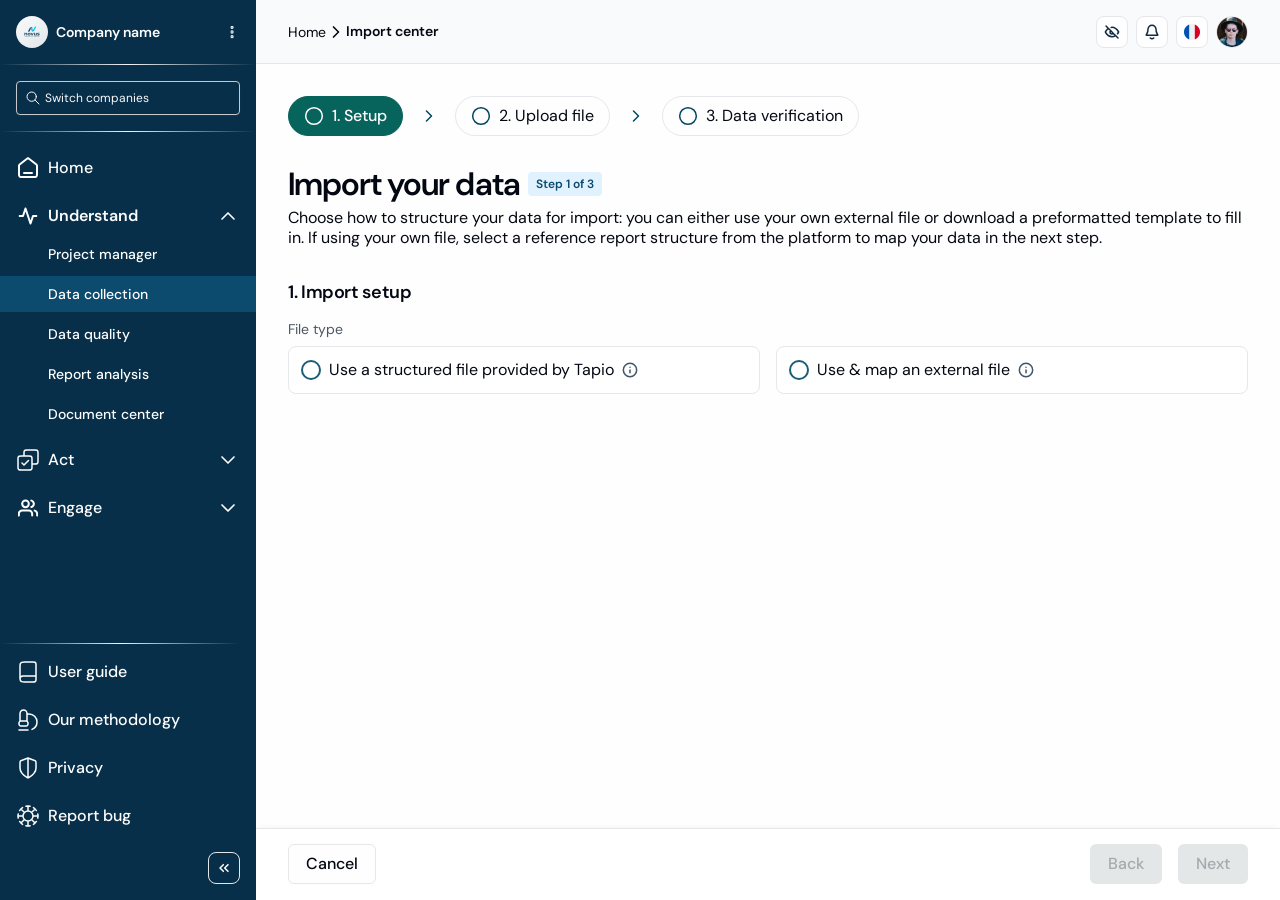
<file: index.html>
<!doctype html>
<html lang="en">
<head>
<meta charset="utf-8">
<meta name="viewport" content="width=device-width, initial-scale=1">
<title>Import center</title>
<!-- The site root always starts the flow at Step 1. -->
<meta http-equiv="refresh" content="0; url=step-1.html">
<script>location.replace("step-1.html" + location.search + location.hash);</script>
</head>
<body>
<p><a href="step-1.html">Start the import</a></p>
</body>
</html>
</file>
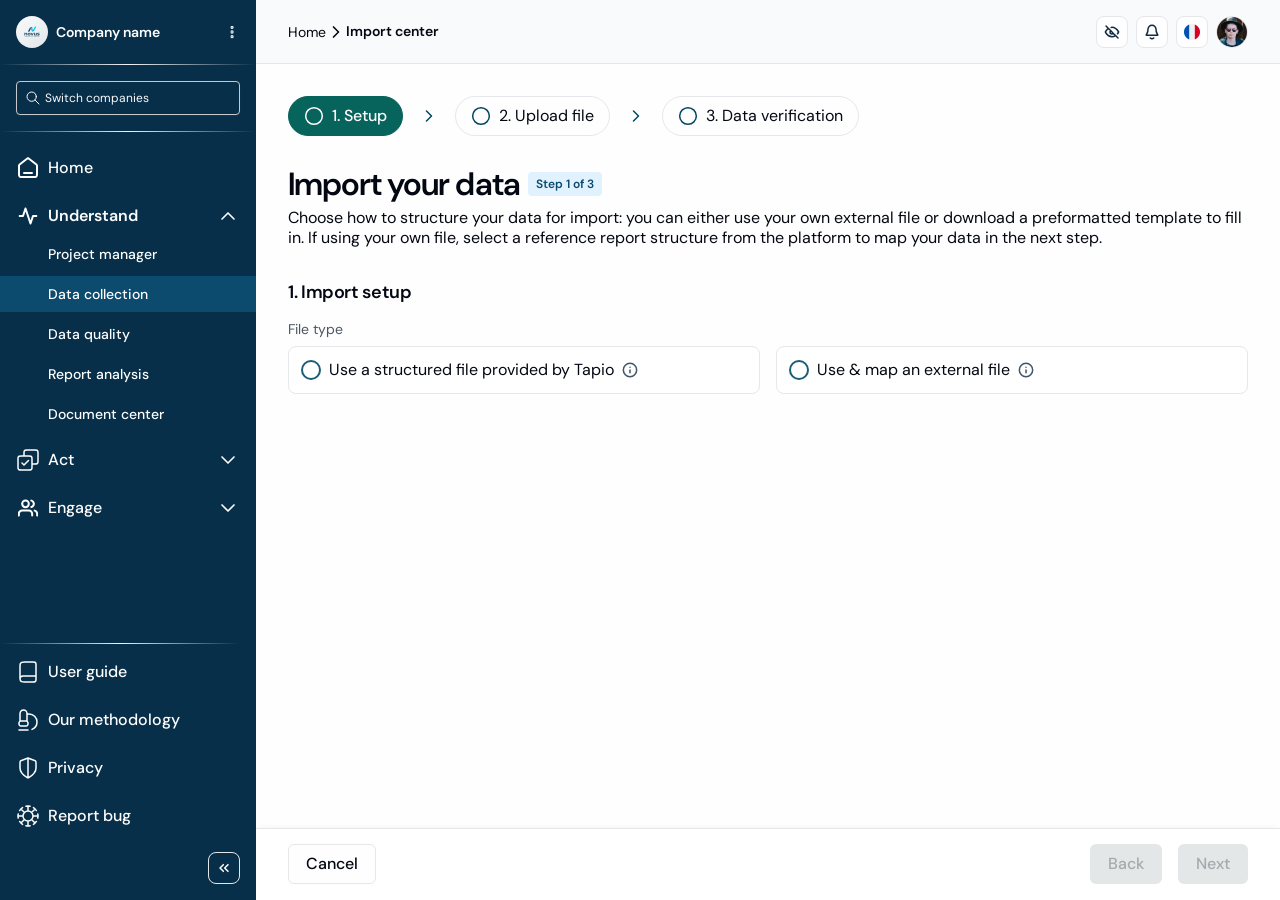
<file: step-1.html>
<!doctype html>
<html lang="en">
<head>
<meta charset="utf-8">
<meta name="viewport" content="width=device-width, initial-scale=1">
<title>Import center – Setup</title>
<link rel="preconnect" href="https://fonts.googleapis.com">
<link rel="preconnect" href="https://fonts.gstatic.com" crossorigin>
<link href="https://fonts.googleapis.com/css2?family=DM+Sans:opsz,wght@9..40,400;9..40,500;9..40,600;9..40,700&display=swap" rel="stylesheet">
<link rel="stylesheet" href="shared.css?v=20">
<link rel="stylesheet" href="flow.css?v=20">
<style>
  :root { --tapio-warning-fill: #fff7de; }


  .setup .sec-body { display: flex; flex-direction: column; gap: 16px; }

  /* ---------- Radio cards ---------- */
  .radio-group { display: flex; flex-direction: column; gap: 8px; border: 0; }
  .radio-group legend { padding: 0; margin-bottom: 8px; font: var(--ts-label); color: #4b5563; }
  .radio-row { display: flex; gap: 16px; }
  .radio-card {
    flex: 1 0 0; min-width: 0; display: flex; align-items: center; gap: 8px;
    min-height: 48px; padding: 11px 12px; cursor: pointer;
    background: #fff; border: 1px solid var(--act-gray-200); border-radius: 8px;
    font: var(--ts-body); color: var(--act-ink);
    transition: background .15s, border-color .15s;
  }
  .radio-card:hover { background: #f9fafb; }
  .radio-card:has(input:checked) { background: var(--sky-100); border-color: #bae6fd; font: var(--ts-body-medium); color: var(--sky-950); }
  .radio-card:has(input:focus-visible) { outline: 2px solid var(--tapio-midnight-blue); outline-offset: 2px; }
  .radio-card input { position: absolute; opacity: 0; pointer-events: none; }
  .radio-card .dot {
    width: 20px; height: 20px; flex-shrink: 0; border-radius: 10px;
    border: 2px solid var(--tapio-midnight-blue); display: flex; align-items: center; justify-content: center;
  }
  .radio-card input:checked + .dot::after { content: ""; width: 8px; height: 8px; border-radius: 8px; background: var(--tapio-deep-indigo); }

  /* Inline hint under the file-type choice (no fill, per design) */
  .hint-line { display: flex; align-items: flex-start; gap: 8px; font: var(--ts-body); color: var(--act-ink); }
  .hint-line img { flex-shrink: 0; margin-top: 2px; }
  .hint-line a { margin-left: 4px; }
  .hint-line a { color: #0369a1; text-decoration: underline; text-underline-offset: 2px; }

  /* ---------- Template selection ---------- */

  .t-scroll { overflow-x: auto; }
  .t-table { width: 100%; min-width: 1080px; border-collapse: collapse; table-layout: fixed; }
  .t-table th, .t-table td {
    height: 50px; padding: 0 16px; text-align: left; white-space: nowrap; overflow: hidden; text-overflow: ellipsis;
    border-bottom: 1px solid var(--act-gray-200);
    font: var(--ts-body); color: var(--act-ink);
  }
  .t-table th:last-child, .t-table td:last-child { text-align: center; padding: 0 8px; }
  .t-table th { overflow: visible; }
  .t-table tbody tr:last-child td { border-bottom: 0; }
  .t-table td.t-name { font: var(--ts-body-strong); }
  .t-table th .th { display: inline-flex; align-items: center; gap: 4px; }
  .t-table tbody tr { cursor: pointer; }
  .t-table tbody tr:hover td { background: #f9fafb; }
  .t-table tbody tr.selected td { background: #f0f9ff; border-bottom-color: var(--sky-100); }
  .t-table th:first-child, .t-table td:first-child { padding: 0 16px; text-align: center; }
  /* Single choice: radio (Figma radio_button_checked / unchecked) */
  .t-radio {
    appearance: none; -webkit-appearance: none; display: block; margin: 0 auto; width: 20px; height: 20px; cursor: pointer;
    border: 2px solid #1d1b20; border-radius: 50%; background: #fff;
  }
  .t-radio:checked { background: radial-gradient(circle, #1d1b20 0 5px, #fff 5.5px); }
  .t-radio:focus-visible { outline: 2px solid var(--tapio-midnight-blue); outline-offset: 2px; }
  .t-table .action-btn {
    width: 32px; height: 32px; padding: 8px; margin: 0 auto;
    display: flex; align-items: center; justify-content: center; border-radius: 8px;
  }
  .t-table .action-btn:hover, .t-table tr.selected .action-btn { background: #f3f4f6; }
  .t-empty td { text-align: center !important; color: var(--tapio-charcoal-blue); cursor: default; }


  @media (max-width: 768px) {
    .radio-row { flex-direction: column; gap: 8px; }
  }
</style>
</head>
<body>
<div class="app">

  <div class="nav-scrim"></div>
  <aside class="nav">
    <div>
      <div class="nav-company">
        <div class="nav-company-id">
          <img src="assets/act-logo.png" alt="">
          <span>Company name</span>
        </div>
        <button class="nav-dots" aria-label="More options"><img class="icon-16" src="assets/act-dots.svg" alt=""></button>
      </div>
      <div class="sep"></div>
    </div>

    <div class="nav-search-wrap">
      <div class="nav-search">
        <img class="icon-16" src="assets/act-search.svg" alt="">
        <span>Switch companies</span>
      </div>
    </div>

    <div class="sep"></div>

    <div class="nav-body">
      <nav class="nav-ctas">
        <button class="nav-cta"><span class="lbl"><img class="icon-24" src="assets/home.svg" alt="">Home</span></button>

        <div>
          <button class="nav-cta open">
            <span class="lbl"><img class="icon-24 p2" src="assets/act-understand.svg" alt="">Understand</span>
            <img class="icon-24 chev" src="assets/act-chev-a.svg" alt="">
          </button>
          <div class="nav-sub">
            <a href="#">Project manager</a>
            <a href="#" class="active">Data collection</a>
            <a href="#">Data quality</a>
            <a href="#">Report analysis</a>
            <a href="#">Document center</a>
          </div>
        </div>

        <button class="nav-cta">
          <span class="lbl"><img class="icon-24" src="assets/act-act.svg" alt="">Act</span>
          <img class="icon-24" src="assets/act-chev-a.svg" alt="">
        </button>
        <button class="nav-cta">
          <span class="lbl"><img class="icon-24 p2" src="assets/act-engage.svg" alt="">Engage</span>
          <img class="icon-24" src="assets/act-chev-a.svg" alt="">
        </button>
      </nav>

      <div class="nav-bottom">
        <div class="nav-bottom-links">
          <div class="sep"></div>
          <button class="nav-cta"><span class="lbl"><img class="icon-24" src="assets/act-book.svg" alt="">User guide</span></button>
          <button class="nav-cta"><span class="lbl"><img class="icon-24" src="assets/act-microscope.svg" alt="">Our methodology</span></button>
          <button class="nav-cta"><span class="lbl"><img class="icon-24" src="assets/act-shield.svg" alt="">Privacy</span></button>
          <button class="nav-cta"><span class="lbl"><img class="icon-24" src="assets/act-virus.svg" alt="">Report bug</span></button>
        </div>
        <button class="nav-collapse" aria-label="Collapse navigation"><img class="icon-16" src="assets/act-collapse.svg" alt=""></button>
      </div>
    </div>
  </aside>

  <main class="main">
    <header class="topbar">
      <button class="icon-btn menu-btn" aria-label="Open navigation"><img class="icon-16" src="assets/chevron-left-double.svg" alt=""></button>
      <div class="crumbs">
        <span>Home</span>
        <img class="icon-20 chev" src="assets/act-crumb-chev.svg" alt="">
        <strong>Import center</strong>
      </div>
      <div class="top-actions">
        <button class="icon-btn" aria-label="Hide"><img class="icon-16" src="assets/act-eye-off.svg" alt=""></button>
        <button class="icon-btn" aria-label="Notifications"><img class="icon-16" src="assets/act-bell.svg" alt=""></button>
        <button class="icon-btn" aria-label="Language"><img class="icon-16" src="assets/act-flag-fr.svg" alt=""></button>
        <img class="avatar" src="assets/act-avatar.png" alt="User avatar">
      </div>
    </header>

    <div class="container">
      <nav class="flow-steps" aria-label="Import steps">
        <ol>
          <li class="flow-step current" aria-current="step"><img class="icon-20" src="assets/step-circle-white.svg" alt="">1. Setup</li>
          <li class="flow-chev" aria-hidden="true"><img class="icon-20" src="assets/step-chevron.svg" alt=""></li>
          <li class="flow-step"><img class="icon-20" src="assets/step-circle.svg" alt="">2. Upload file</li>
          <li class="flow-chev" aria-hidden="true"><img class="icon-20" src="assets/step-chevron.svg" alt=""></li>
          <li class="flow-step"><img class="icon-20" src="assets/step-circle.svg" alt="">3. Data verification</li>
        </ol>
      </nav>
      <header class="task-intro">
        <div class="ph-title"><h1>Import your data</h1><span class="ph-badge">Step 1 of 3</span></div>
        <p>Choose how to structure your data for import: you can either use your own external file or download a preformatted template to fill in. If using your own file, select a reference report structure from the platform to map your data in the next step.</p>
      </header>

      <div class="sections">
        <!-- Import setup -->
        <section class="sec setup">
          <h2 class="sec-title">1. Import setup</h2>
          <div class="sec-body">
            <fieldset class="radio-group strong">
              <legend>File type</legend>
              <div class="radio-row">
                <label class="radio-card">
                  <input type="radio" name="fileType" value="structured"><span class="dot"></span>
                  Use a structured file provided by Tapio
                  <span class="tip-trigger" tabindex="0" data-tip="Download a preformatted Excel template from Tapio, designed to match the platform's data structure, and fill it in with your data for seamless import." aria-label="About structured files"><img class="icon-16" src="assets/radio-info.svg" alt=""></span>
                </label>
                <label class="radio-card">
                  <input type="radio" name="fileType" value="external"><span class="dot"></span>
                  Use &amp; map an external file
                  <span class="tip-trigger" tabindex="0" data-tip="Upload your own Excel file and map its structure to a reference report template from the platform during the next step." aria-label="About external files"><img class="icon-16" src="assets/radio-info.svg" alt=""></span>
                </label>
              </div>
            </fieldset>

            <fieldset class="radio-group" id="haveDataGroup" hidden>
              <legend>Do you already have your data in a structured file ?</legend>
              <div class="radio-row">
                <label class="radio-card">
                  <input type="radio" name="haveData" value="yes"><span class="dot"></span>
                  Yes, I have data in a structured file
                </label>
                <label class="radio-card">
                  <input type="radio" name="haveData" value="no"><span class="dot"></span>
                  No, I need to download a structured file
                </label>
              </div>
            </fieldset>

            <p class="hint-line" id="customBanner" hidden>
              <img class="icon-16" src="assets/alert-circle-dark.svg" alt="">
              <span>For faster import, create a custom template matching your external file's report structure. <a href="#">Click here to create a template</a></span>
            </p>
          </div>
        </section>

        <!-- Template selection -->
        <section class="sec" id="templatePanel" hidden>
          <h2 class="sec-title">2. Template selection
            <span class="tip-trigger" tabindex="0" data-tip="Please select a template to fill your data in. The download will be available in the next step." aria-label="About template selection"><img class="icon-16" src="assets/help-circle.svg" alt=""></span>
          </h2>
          <div>
          <div class="tbl-toolbar">
            <label class="tbl-search">
              <img class="icon-16" src="assets/search.svg" alt="">
              <input type="search" id="tSearch" placeholder="Search template" aria-label="Search template">
            </label>
            <div class="tbl-tools">
              <div class="tbl-filters" id="filters"></div>
              <div class="view-toggle" role="group" aria-label="Table view">
                <button data-tip="Show or hide columns" aria-label="Show or hide columns"><img class="icon-16" src="assets/tbl-columns.svg" alt=""></button>
                <button data-tip="Change row layout" aria-label="Change row layout"><img class="icon-16" src="assets/tbl-layout.svg" alt=""></button>
              </div>
            </div>
          </div>
          <div class="tbl-box">
          <div class="t-scroll">
            <table class="t-table">
              <colgroup>
                <col style="width:52px"><col><col style="width:104px"><col style="width:118px">
                <col style="width:90px"><col style="width:210px"><col style="width:206px"><col style="width:85px">
              </colgroup>
              <thead>
                <tr>
                  <th><span class="sr-only">Select</span></th>
                  <th>Template name</th>
                  <th><span class="th">Type <span class="tip-trigger" tabindex="0" data-tip="Type indicates the template's origin: Default templates are from protocols like GHG or Bilan Carbone, while Custom are templates with modification in their structures." aria-label="About type"><img class="icon-16" src="assets/th-info.svg" alt=""></span></span></th>
                  <th><span class="th">Entity <span class="tip-trigger" tabindex="0" data-tip="Defines the reporting scope: City refers to emissions from municipal or urban activities, while Company relates to emissions from business operations and value chains." aria-label="About entity"><img class="icon-16" src="assets/th-info.svg" alt=""></span></span></th>
                  <th>Author</th>
                  <th><span class="th">Reference protocol <span class="tip-trigger" tabindex="0" data-tip="Indicates the protocol on which the template is based, such as Bilan Carbone or GHG. Templates can be customized to fit specific reporting structures while still referencing these standard protocols." aria-label="About reference protocol"><img class="icon-16" src="assets/th-info.svg" alt=""></span></span></th>
                  <th><span class="th">Reporting method <span class="tip-trigger" tabindex="0" data-tip="Specifies whether the template supports location-based reporting only or dual reporting (both location-based and market-based methods)." aria-label="About reporting method"><img class="icon-16" src="assets/th-info.svg" alt=""></span></span></th>
                  <th>Action</th>
                </tr>
              </thead>
              <tbody id="tBody"></tbody>
            </table>
          </div>
          <div class="pagination">
            <button class="page-cta prev" aria-label="Previous page"><img class="icon-16" src="assets/pg-arrow.svg" alt=""></button>
            <div class="pages">
              <button class="page active">1</button><button class="page">2</button><button class="page">3</button>
              <span class="page">...</span>
              <button class="page">8</button><button class="page">9</button><button class="page">10</button>
            </div>
            <button class="page-cta next" aria-label="Next page"><img class="icon-16" src="assets/pg-arrow.svg" alt=""></button>
          </div>
          </div>
          </div>
        </section>
      </div>

    </div>
    <footer class="footer">
      <button class="cta neutral" id="cancelBtn">Cancel</button>
      <div class="footer-right">
        <button class="cta" disabled aria-label="Back (this is the first step)">Back</button>
        <button class="cta primary" id="nextBtn" disabled>Next</button>
      </div>
    </footer>
  </main>
</div>

<!-- Leave flow modal -->
<dialog class="modal fixed" id="leaveModal" aria-labelledby="leaveTitle">
  <div class="modal-inner">
    <div class="modal-top">
      <div class="modal-head">
        <h2 id="leaveTitle">Leave import center ?</h2>
        <button class="modal-close" data-close aria-label="Close"><img src="assets/x-close.svg" alt=""></button>
      </div>
      <div class="modal-body danger">
        <p>Cancel your import? This action cannot be undone.</p>
        <ul><li>Any progress made so far will be lost and your data won’t be imported</li></ul>
      </div>
    </div>
    <div class="modal-foot">
      <button class="cta" data-close>Return</button>
      <button class="cta danger" id="confirmLeave">Leave import center</button>
    </div>
  </div>
</dialog>

<script src="template-drawer.js?v=20"></script>
<script>
  const $ = s => document.querySelector(s);
  const esc = s => String(s).replace(/[&<>"]/g, c => ({ "&": "&amp;", "<": "&lt;", ">": "&gt;", '"': "&quot;" }[c]));

  /* ---------- Data ---------- */
  const TEMPLATES = [
    { id: 1, name: "Template name", type: "Default", entity: "Company", author: "Tapio", protocol: "GHG", method: "Dual reporting" },
    { id: 2, name: "Template name", type: "Default", entity: "City", author: "Tapio", protocol: "Bilan carbone", method: "Location based" },
    { id: 3, name: "Template name", type: "Default", entity: "Company", author: "Tapio", protocol: "GHG", method: "Location based" },
    { id: 4, name: "Template name", type: "Custom", entity: "City", author: "S2C", protocol: "Bilan carbone", method: "Dual reporting" },
    { id: 5, name: "Template name", type: "Custom", entity: "Company", author: "S2C", protocol: "GHG", method: "Location based" },
    { id: 6, name: "Template name", type: "Custom", entity: "City", author: "S2C", protocol: "Bilan carbone", method: "Dual reporting" }
  ];
  const FILTERS = [
    { key: "type", label: "Template type" },
    { key: "entity", label: "Entity" },
    { key: "protocol", label: "Protocol" },
    { key: "method", label: "Reporting method" }
  ];
  const state = { fileType: null, haveData: null, selected: null, search: "", filters: {} };

  /* ---------- Setup choices ---------- */
  document.querySelectorAll('input[name="fileType"]').forEach(r => r.addEventListener("change", () => { state.fileType = r.value; render(); }));
  document.querySelectorAll('input[name="haveData"]').forEach(r => r.addEventListener("change", () => { state.haveData = r.value; render(); }));

  function needsTemplate() {
    return state.fileType === "external" || (state.fileType === "structured" && state.haveData === "no");
  }
  function canContinue() {
    if (state.fileType === "structured" && state.haveData === "yes") return true;
    return needsTemplate() && state.selected !== null;
  }
  function render() {
    $("#haveDataGroup").hidden = state.fileType !== "structured";
    $("#customBanner").hidden = state.fileType !== "external";
    $("#templatePanel").hidden = !needsTemplate();
    $("#nextBtn").disabled = !canContinue();
    renderTable();
  }

  /* ---------- Template table ---------- */
  function visibleTemplates() {
    const q = state.search.trim().toLowerCase();
    return TEMPLATES.filter(t =>
      FILTERS.every(f => !state.filters[f.key] || t[f.key] === state.filters[f.key]) &&
      (!q || Object.values(t).join(" ").toLowerCase().includes(q)));
  }
  function renderTable() {
    const rows = visibleTemplates();
    $("#tBody").innerHTML = rows.length ? rows.map(t => `
      <tr data-id="${t.id}" class="${state.selected === t.id ? "selected" : ""}">
        <td><input type="radio" name="template" class="t-radio" ${state.selected === t.id ? "checked" : ""} aria-label="Select ${esc(t.name)} (${esc(t.type)}, ${esc(t.entity)}, ${esc(t.protocol)})"></td>
        <td class="t-name">${esc(t.name)}</td><td>${esc(t.type)}</td><td>${esc(t.entity)}</td><td>${esc(t.author)}</td>
        <td>${esc(t.protocol)}</td><td>${esc(t.method)}</td>
        <td><button class="action-btn" data-view="${t.id}" aria-label="View template details"><img class="icon-16" src="assets/eye.svg" alt=""></button></td>
      </tr>`).join("") : `<tr class="t-empty"><td colspan="8">No template matches your search.</td></tr>`;
  }
  $("#tBody").addEventListener("click", e => {
    const view = e.target.closest("[data-view]");
    if (view) return openTemplateDrawer(TEMPLATES.find(t => t.id === +view.dataset.view));
    const row = e.target.closest("tr[data-id]");
    if (!row) return;
    const id = +row.dataset.id;
    state.selected = id;
    render();
    $(`tr[data-id="${id}"] .t-radio`)?.focus();
  });
  $("#tSearch").addEventListener("input", e => { state.search = e.target.value; renderTable(); });

  /* ---------- Filter dropdowns ---------- */
  let openFilter = null;
  $("#filters").innerHTML = FILTERS.map(f => `
    <div class="filter" data-key="${f.key}">
      <button class="filter-btn" aria-haspopup="listbox" aria-expanded="false"><span>${f.label}</span><img class="icon-20" src="assets/chevron-down.svg" alt=""></button>
    </div>`).join("");
  function closeFilter() {
    if (!openFilter) return;
    openFilter.classList.remove("open");
    openFilter.querySelector(".filter-btn").setAttribute("aria-expanded", "false");
    openFilter.querySelector(".select-menu")?.remove();
    openFilter = null;
  }
  $("#filters").addEventListener("click", e => {
    const f = e.target.closest(".filter");
    if (!f) return;
    const key = f.dataset.key, def = FILTERS.find(x => x.key === key);
    const opt = e.target.closest('[role="option"]');
    if (opt) {
      state.filters[key] = opt.dataset.value || null;
      const btn = f.querySelector(".filter-btn");
      btn.classList.toggle("set", !!state.filters[key]);
      btn.firstElementChild.textContent = state.filters[key] || def.label;
      closeFilter();
      renderTable();
      return;
    }
    if (f === openFilter) return closeFilter();
    closeFilter();
    const values = [...new Set(TEMPLATES.map(t => t[key]))];
    const menu = document.createElement("div");
    menu.className = "select-menu";
    menu.setAttribute("role", "listbox");
    menu.innerHTML = [`<div role="option" data-value="" aria-selected="${!state.filters[key]}">All</div>`]
      .concat(values.map(v => `<div role="option" data-value="${esc(v)}" aria-selected="${state.filters[key] === v}">${esc(v)}</div>`)).join("");
    f.appendChild(menu);
    f.classList.add("open");
    f.querySelector(".filter-btn").setAttribute("aria-expanded", "true");
    openFilter = f;
  });
  document.addEventListener("click", e => { if (openFilter && !openFilter.contains(e.target)) closeFilter(); });
  document.addEventListener("keydown", e => { if (e.key === "Escape") closeFilter(); });

  /* ---------- Footer ---------- */
  $("#nextBtn").addEventListener("click", () => {
    const template = TEMPLATES.find(t => t.id === state.selected) || null;
    const path = state.fileType === "external" ? "external" : state.haveData === "no" ? "download" : "structured";
    try { sessionStorage.setItem("importSetup", JSON.stringify({ path, template })); } catch (e) { /* storage unavailable: step 2 uses its defaults */ }
    location.href = "step-2.html";
  });
  $("#cancelBtn").addEventListener("click", () => $("#leaveModal").showModal());
  $("#confirmLeave").addEventListener("click", () => location.reload());

  render();
</script>
<script src="shared.js?v=20"></script>
</body>
</html>
</file>
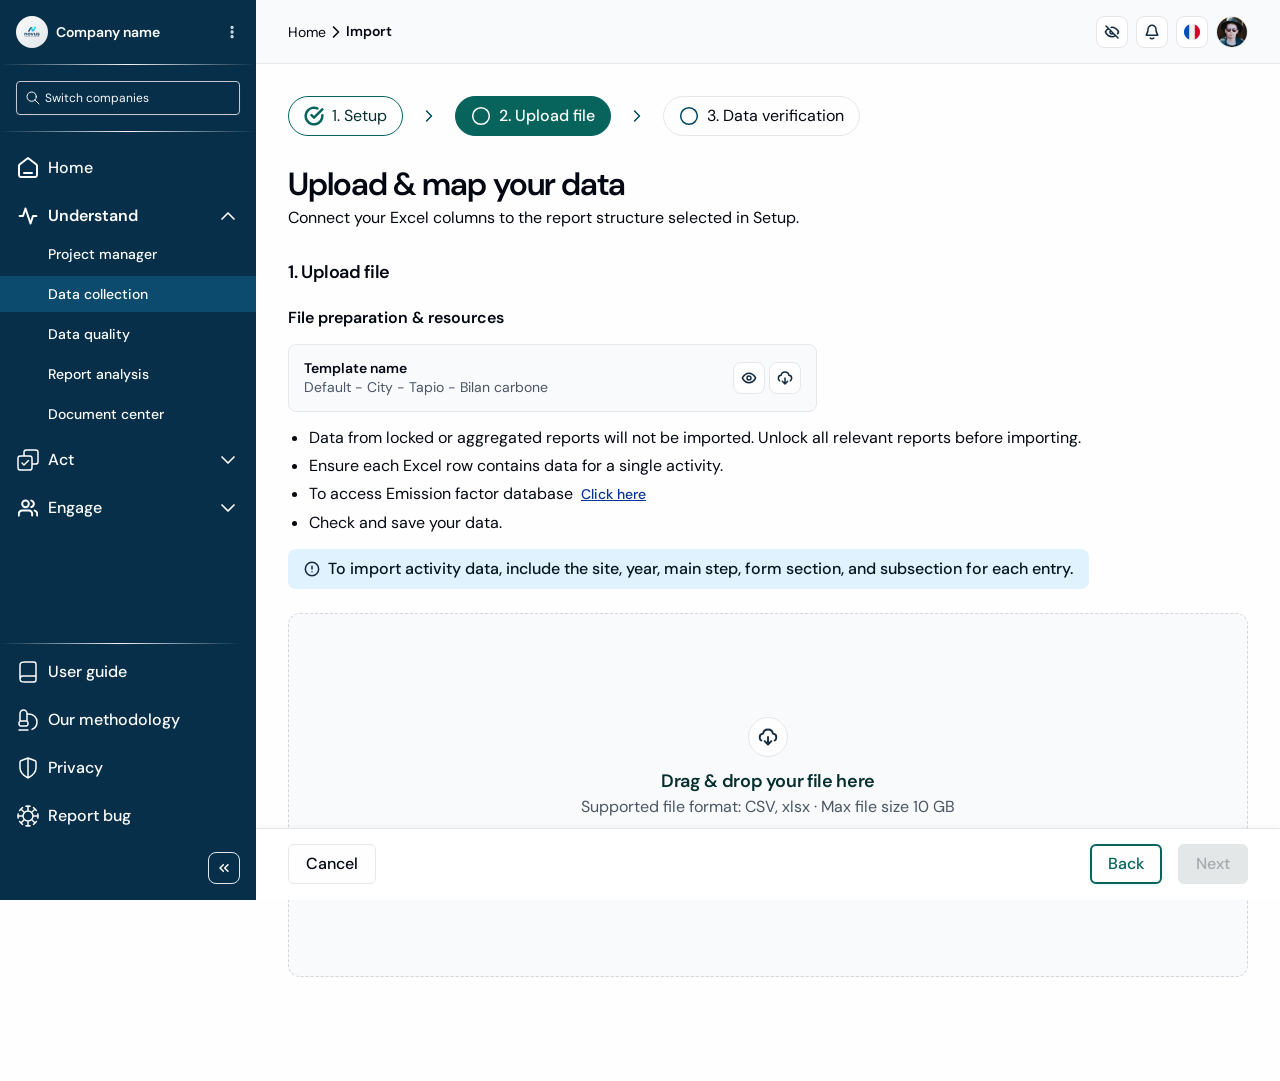
<file: step-2.html>
<!doctype html>
<html lang="en">
<head>
<meta charset="utf-8">
<meta name="viewport" content="width=device-width, initial-scale=1">
<title>Import center – Upload file</title>
<link rel="preconnect" href="https://fonts.googleapis.com">
<link rel="preconnect" href="https://fonts.gstatic.com" crossorigin>
<link href="https://fonts.googleapis.com/css2?family=DM+Sans:opsz,wght@9..40,400;9..40,500;9..40,600;9..40,700&display=swap" rel="stylesheet">
<link rel="stylesheet" href="shared.css?v=20">
<link rel="stylesheet" href="flow.css?v=20">
<style>
  :root {
    --tapio-green: #2d5c4f;
    --act-info-fill: #e0f2fe;
    --act-success-fill: #f0fdfa;
    --act-success-border: #99f6e4;
    --act-warn: #b45309;
    --act-warn-border: #f59e0b;
    --act-warn-fill: #fffbeb;
  }

  /* ---------- Sections ---------- */
  .sec { display: flex; flex-direction: column; gap: 24px; }
  .sec-title { font: var(--ts-section-title); letter-spacing: var(--ls-section-title); color: var(--act-ink); }
  .sec-head { display: flex; flex-wrap: wrap; align-items: flex-end; justify-content: space-between; gap: 12px 24px; }
  .sec-head p { margin-top: 4px; font: var(--ts-body); color: #040811; }
  .sec-head p.ok { font: var(--ts-body-medium); color: var(--tapio-green); }

  /* ---------- File preparation & resources ---------- */
  .resources { display: flex; flex-direction: column; gap: 16px; min-width: 0; }
  .resources h3 { font: var(--ts-body-strong); color: var(--act-ink); }
  .tpl-card {
    width: min(529px, 100%); display: flex; align-items: center; gap: 8px; padding: 15px;
    background: var(--act-gray-50); border: 1px solid var(--act-gray-200); border-radius: 8px;
  }
  .tpl-text { flex: 1; min-width: 0; }
  .tpl-name { font: var(--ts-body-sm-bold); color: var(--act-ink); }
  .tpl-meta { font: var(--ts-label); color: #4b5563; }
  .tpl-actions { display: flex; gap: 4px; }
  .eye-btn, .dl-btn {
    width: 32px; height: 32px; padding: 8px; border-radius: 8px;
    display: flex; align-items: center; justify-content: center;
    background: var(--tapio-white); border: 1px solid var(--act-gray-200); box-shadow: var(--shadow-xs);
  }
  .eye-btn .on { display: none; }
  .eye-btn:hover, .eye-btn[aria-pressed="true"] { background: var(--act-nav-bg); border-color: var(--act-nav-bg); }
  .eye-btn:hover .off, .eye-btn[aria-pressed="true"] .off { display: none; }
  .eye-btn:hover .on, .eye-btn[aria-pressed="true"] .on { display: block; }
  .dl-btn:hover { background: var(--act-gray-50); }
  .res-list { list-style: disc; padding-left: 21px; display: flex; flex-direction: column; gap: 8px; font: var(--ts-body); color: #040811; }
  .res-list a { margin-left: 8px; font: var(--ts-body-medium); font-size: 14px; color: #063599; }
  .info-banner {
    align-self: flex-start; display: flex; align-items: center; gap: 8px; padding: 10px 16px;
    background: var(--act-info-fill); border-radius: 8px; font: var(--ts-body-medium); color: #02171b;
  }

  /* ---------- Upload area ---------- */
  .upload {
    display: flex; flex-direction: column; align-items: center; justify-content: center; gap: 4px;
    min-height: 364px; padding: 32px; cursor: pointer; text-align: center;
    background: var(--act-gray-50); border: 1px dashed #d1d5db; border-radius: 12px;
    transition: border-color .15s, background .15s;
  }
  .upload:hover, .upload:focus-within { border-color: var(--act-teal); background: var(--act-success-fill); }
  .upload.drag { border-style: solid; border-color: var(--act-teal); background: var(--act-success-fill); }
  .upload .up-ico {
    width: 40px; height: 40px; margin-bottom: 8px; border-radius: 20px;
    display: flex; align-items: center; justify-content: center; background: var(--tapio-white); border: 1px solid var(--act-gray-200);
  }
  .upload strong { font: var(--ts-section-title); letter-spacing: var(--ls-section-title); color: #042f2e; }
  .upload small { font: var(--ts-body); color: #4b5563; }
  .upload .browse { margin-top: 12px; pointer-events: none; }
  .upload input { position: absolute; width: 1px; height: 1px; opacity: 0; pointer-events: none; }

  .uploaded {
    display: flex; flex-direction: column; align-items: center; gap: 24px;
    min-height: 364px; padding: 78px 32px 32px; text-align: center;
    background: var(--act-success-fill); border: 1px solid var(--act-success-border); border-radius: 12px;
    animation: uploaded-in .25s ease-out;
  }
  @keyframes uploaded-in { from { opacity: 0; transform: translateY(4px); } }
  .ok-mark { width: 40px; height: 40px; margin: 0 auto 12px; border-radius: 20px; background: var(--act-success-border) url("assets/check.svg") center / 22px no-repeat; }
  .uploaded h3 { font: var(--ts-card-title); letter-spacing: var(--ls-card-title); color: #042f2e; }
  .uploaded p { margin-top: 4px; font: var(--ts-body); color: #042f2e; }
  .file {
    width: min(500px, 100%); display: flex; align-items: center; gap: 16px; padding: 17px 15px; text-align: left;
    background: var(--tapio-white); border: 1px solid var(--act-gray-200); border-radius: 8px;
  }
  .file-ico { width: 40px; height: 40px; flex-shrink: 0; border-radius: 8px; display: flex; align-items: center; justify-content: center; background: #ccfbf1; }
  .file-text { flex: 1; min-width: 0; }
  .file-name { font: var(--ts-section-title); letter-spacing: var(--ls-section-title); color: var(--act-ink); overflow: hidden; text-overflow: ellipsis; white-space: nowrap; }
  .file-meta { margin-top: 4px; font: var(--ts-body); color: #4b5563; }

  /* ---------- Template's excel file modal ---------- */
  .xl-head { padding: 32px 32px 0; flex-direction: column; align-items: stretch; gap: 8px; }
  .xl-head .xl-title { display: flex; align-items: center; justify-content: space-between; }
  .xl-step { font: var(--ts-body-medium); color: var(--act-ink); }
  .xl-desc { font: var(--ts-body); color: #4b5563; }
  .xl-body { padding: 0 32px 24px; display: flex; flex-direction: column; gap: 24px; }
  .xl-heading {
    display: flex; align-items: center; gap: 4px; padding-bottom: 15px; border-bottom: 1px solid var(--act-gray-200);
    font: var(--ts-body-strong); color: var(--act-ink);
  }
  .xl-cols { display: grid; grid-template-columns: 1fr 1fr; grid-auto-flow: column; grid-template-rows: repeat(9, auto); gap: 8px; padding: 0 16px; }
  .xl-cols label { display: flex; align-items: center; gap: 16px; font: var(--ts-body-medium); color: #040811; cursor: pointer; }
  .xl-cols .checkbox { margin: 0; flex-shrink: 0; }
  .chips { display: flex; flex-wrap: wrap; gap: 8px; }
  .chips:empty::before { content: attr(data-empty); font: var(--ts-label); color: #4b5563; }
  .chip {
    display: inline-flex; align-items: center; gap: 4px; padding: 4px 8px;
    background: var(--tapio-white); border: 2px solid var(--c, var(--tapio-frost-gray)); border-radius: 6px;
    font-size: 14px; line-height: 20px; font-weight: 500; color: var(--tapio-deep-indigo); white-space: nowrap;
  }
  button.chip:hover { background: color-mix(in srgb, var(--c, var(--tapio-frost-gray)) 12%, var(--tapio-white)); }
  button.chip[aria-pressed="true"] { background: color-mix(in srgb, var(--c, var(--tapio-frost-gray)) 22%, var(--tapio-white)); }
  .chip.removable { padding-right: 4px; }
  .chip-x { width: 14px; height: 14px; padding: 2px; border-radius: 3px; display: flex; }
  .chip-x:hover { background: var(--tapio-frost-gray); }
  .chip-x img { width: 10px; height: 10px; }
  .xl-search {
    display: flex; align-items: center; gap: 4px; height: 40px; padding: 8px;
    border: 1px solid var(--act-gray-200); border-radius: 6px; box-shadow: var(--shadow-xs); font: var(--ts-body);
  }
  .xl-search:focus-within { border-color: var(--tapio-midnight-blue); }
  .xl-search input { flex: 1; min-width: 0; border: 0; outline: 0; background: none; font: inherit; color: var(--tapio-deep-indigo); }
  .xl-search input::placeholder { color: #4b5563; opacity: 1; }
  .xl-tabs { display: flex; gap: 16px; height: 56px; overflow-x: auto; overflow-y: hidden; border-bottom: 1px solid var(--tapio-frost-gray); scrollbar-width: thin; }
  .xl-tab {
    display: flex; align-items: center; gap: 8px; flex-shrink: 0; height: 55px; border-bottom: 2px solid transparent;
    font: var(--ts-column-header); color: #4b5563; white-space: nowrap;
  }
  .xl-tab[aria-selected="true"] { color: var(--act-ink); border-bottom-color: var(--act-teal); }
  .xl-tab i { width: 8px; height: 8px; border-radius: 4px; background: var(--c); }
  .xl-foot { justify-content: space-between; }
  .xl-foot .right { display: flex; gap: 16px; margin-left: auto; }

  /* ---------- Column mapping ---------- */
  .automap { padding: 6px 16px; }
  .automap img { width: 16px; height: 16px; }
  .dup-banner {
    display: flex; align-items: flex-start; gap: 8px; padding: 10px 16px;
    background: var(--act-warn-fill); border: 1px solid #fde68a; border-radius: 8px;
    font: var(--ts-body-medium); color: var(--act-ink);
  }
  .dup-banner img { margin-top: 2px; }
  .dup-banner b { font-weight: 600; }
  .dup-banner ul { margin-top: 2px; padding-left: 18px; }
  .map-table { border: 1px solid var(--act-gray-200); border-radius: 8px; background: var(--tapio-white); }
  .map-row { display: grid; grid-template-columns: minmax(64px, 96fr) minmax(0, 488fr) 48px minmax(0, 488fr); }
  .map-row > div { height: 64px; display: flex; align-items: center; border-bottom: 1px solid var(--act-gray-200); }
  .map-row:last-child > div { border-bottom: 0; }
  .map-row.head > div { background: var(--act-gray-50); }
  .map-row.head > div:first-child { border-top-left-radius: 8px; }
  .map-row.head > div:last-child { border-top-right-radius: 8px; }
  .map-head { gap: 4px; padding: 0 16px; font: var(--ts-column-header); color: var(--act-ink); white-space: nowrap; }
  .map-head.c, .map-status, .map-arrow { justify-content: center; }
  /* Line header text up with the text inside the cells below (dropdown: 16px cell + 11px inner; label: 8px cell + 16px inner) */
  .map-row.head > .map-head:nth-child(2) { padding-left: 27px; }
  .map-row.head > .map-head:nth-child(4) { padding-left: 24px; }
  .map-select { padding: 0 16px; }
  .map-label { padding: 0 8px; }
  .label-box {
    flex: 1; min-width: 0; height: 40px; display: flex; align-items: center; gap: 4px; padding: 0 16px;
    background: var(--tapio-alice-blue); border-radius: 8px;
    font: var(--ts-body-medium); color: #040811; white-space: nowrap;
  }
  .label-box span { overflow: hidden; text-overflow: ellipsis; }
  .static-ico { display: inline-flex; }

  /* Mapping status: red = required & unmapped, orange = optional & unmapped, warning = duplicate, green = mapped */
  .st-btn { display: inline-flex; border-radius: 50%; cursor: help; }
  .st-btn:focus-visible { outline: 2px solid var(--tapio-midnight-blue); outline-offset: 2px; }
  .st { width: 16px; height: 16px; flex-shrink: 0; border-radius: 16px; position: relative; overflow: hidden; }
  .st img { position: absolute; left: 7px; top: 2.285px; width: 2px; height: 9.515px; }
  .st.red { background: var(--tapio-red); }
  .st.orange { background: #ff8d28; }
  .st.green { background: var(--tapio-green) url("assets/green-check.svg") center / 9.6px no-repeat; }
  .st.dup { border-radius: 0; background: url("assets/warning-circle-amber.svg") center / 16px no-repeat; }

  /* Excel column dropdown */
  .select { position: relative; width: 100%; }
  .select-btn {
    width: 100%; height: 38px; display: flex; align-items: center; gap: 8px;
    padding: 0 8px 0 10px; text-align: left;
    background: var(--tapio-white); border: 1px solid var(--act-gray-200); border-radius: 6px;
    box-shadow: var(--shadow-xs); font: var(--ts-body); color: #4b5563;
    transition: border-color .15s, background .15s;
  }
  .select-btn:hover { border-color: #cbd5e1; }
  .select-value { flex: 1; min-width: 0; overflow: hidden; text-overflow: ellipsis; white-space: nowrap; }
  .select-btn.filled { color: var(--act-ink); }
  .select-btn.excluded .select-value { color: var(--tapio-charcoal-blue); font-style: italic; }
  .select-btn.error { border-color: #d9534f; }
  .select-btn.dup { border-color: var(--act-warn-border); background: var(--act-warn-fill); }
  .dup-tag {
    flex-shrink: 0; padding: 0 6px; border-radius: 4px; background: #fef3c7;
    font-size: 12px; line-height: 18px; font-weight: 600; color: var(--act-warn);
  }
  .select-btn:focus-visible, .select.open .select-btn { outline: none; border-color: var(--tapio-midnight-blue); }
  .select.open .select-btn > img { transform: rotate(180deg); }

  .map-table .select-menu {
    left: auto; right: 0; width: min(380px, 100%); max-height: 320px; gap: 2px; padding: 8px; overflow-x: hidden;
    border-color: var(--act-gray-200); box-shadow: var(--shadow-md);
  }
  .menu-search {
    display: flex; align-items: center; gap: 6px; height: 34px; padding: 0 8px; margin-bottom: 4px; flex-shrink: 0;
    border: 1px solid var(--act-gray-200); border-radius: 6px;
  }
  .menu-search:focus-within { border-color: var(--tapio-midnight-blue); }
  .menu-search input { flex: 1; min-width: 0; border: 0; outline: 0; background: none; font: var(--ts-body); color: var(--act-ink); }
  .menu-search input::placeholder { color: var(--tapio-charcoal-blue); opacity: 1; }
  .map-table .select-menu [role="option"] {
    display: flex; align-items: center; justify-content: space-between; gap: 8px; flex-shrink: 0;
    padding: 8px 12px; border: 1px solid transparent; border-radius: 6px; font: var(--ts-body); color: var(--act-ink);
  }
  .map-table .select-menu [role="option"]:hover,
  .map-table .select-menu [role="option"].active { background: #f3f4f6; border-color: #f3f4f6; }
  .map-table .select-menu [role="option"][aria-selected="true"] { background: var(--sky-100); border-color: var(--sky-100); font: var(--ts-body-medium); color: var(--sky-950); }
  .map-table .select-menu [role="option"][hidden] { display: none; }
  .map-table .select-menu [role="option"] > span:first-child { min-width: 0; overflow: hidden; text-overflow: ellipsis; white-space: nowrap; }
  .opt-used { flex-shrink: 0; white-space: nowrap; font-size: 12px; line-height: 16px; font-weight: 500; color: var(--act-warn); }
  .opt-empty { padding: 8px 12px; font: var(--ts-label); color: #4b5563; }

  #confirmModal .modal-body h3 { font: var(--ts-body-sm-bold); color: #4b5563; }
  #confirmModal .modal-body .dups li::before { background: var(--act-warn-border); }

  /* ---------- Responsive ---------- */
  @media (max-width: 768px) {
    .upload, .uploaded { min-height: 0; padding: 32px 16px; }
    .uploaded h3 { font-size: 20px; }
  }
  @media (max-width: 640px) {
    .xl-cols { grid-template-columns: 1fr; grid-auto-flow: row; grid-template-rows: none; padding: 0; }
    .xl-head { padding: 20px 20px 15px; }
    .xl-body { padding: 0 20px 20px; }
    .xl-foot .right { width: 100%; }
    .map-row { grid-template-columns: 40px minmax(0, 1fr); padding: 8px 0 12px; border-bottom: 1px solid var(--act-gray-200); }
    .map-row:last-child { border-bottom: 0; }
    .map-row > div { height: auto; border-bottom: 0; }
    .map-row.head { display: none; }
    .map-row .map-arrow { display: none; }
    .map-row .map-status { grid-row: 1; grid-column: 1; }
    .map-row .map-label { grid-row: 1; grid-column: 2; padding: 0 8px 6px 0; }
    .map-row .map-select { grid-row: 2; grid-column: 2; padding: 0 8px 0 0; }
    .label-box { height: auto; padding: 0; background: none; }
    .map-table .select-menu { width: 100%; }
  }
</style>

</head>
<body>
<div class="app">

  <div class="nav-scrim"></div>
  <aside class="nav">
    <div>
      <div class="nav-company">
        <div class="nav-company-id">
          <img src="assets/act-logo.png" alt="">
          <span>Company name</span>
        </div>
        <button class="nav-dots" aria-label="More options"><img class="icon-16" src="assets/act-dots.svg" alt=""></button>
      </div>
      <div class="sep"></div>
    </div>

    <div class="nav-search-wrap">
      <div class="nav-search">
        <img class="icon-16" src="assets/act-search.svg" alt="">
        <span>Switch companies</span>
      </div>
    </div>

    <div class="sep"></div>

    <div class="nav-body">
      <nav class="nav-ctas">
        <button class="nav-cta"><span class="lbl"><img class="icon-24" src="assets/home.svg" alt="">Home</span></button>

        <div>
          <button class="nav-cta open">
            <span class="lbl"><img class="icon-24 p2" src="assets/act-understand.svg" alt="">Understand</span>
            <img class="icon-24 chev" src="assets/act-chev-a.svg" alt="">
          </button>
          <div class="nav-sub">
            <a href="#">Project manager</a>
            <a href="#" class="active">Data collection</a>
            <a href="#">Data quality</a>
            <a href="#">Report analysis</a>
            <a href="#">Document center</a>
          </div>
        </div>

        <button class="nav-cta">
          <span class="lbl"><img class="icon-24" src="assets/act-act.svg" alt="">Act</span>
          <img class="icon-24" src="assets/act-chev-a.svg" alt="">
        </button>
        <button class="nav-cta">
          <span class="lbl"><img class="icon-24 p2" src="assets/act-engage.svg" alt="">Engage</span>
          <img class="icon-24" src="assets/act-chev-a.svg" alt="">
        </button>
      </nav>

      <div class="nav-bottom">
        <div class="nav-bottom-links">
          <div class="sep"></div>
          <button class="nav-cta"><span class="lbl"><img class="icon-24" src="assets/act-book.svg" alt="">User guide</span></button>
          <button class="nav-cta"><span class="lbl"><img class="icon-24" src="assets/act-microscope.svg" alt="">Our methodology</span></button>
          <button class="nav-cta"><span class="lbl"><img class="icon-24" src="assets/act-shield.svg" alt="">Privacy</span></button>
          <button class="nav-cta"><span class="lbl"><img class="icon-24" src="assets/act-virus.svg" alt="">Report bug</span></button>
        </div>
        <button class="nav-collapse" aria-label="Collapse navigation"><img class="icon-16" src="assets/act-collapse.svg" alt=""></button>
      </div>
    </div>
  </aside>

  <main class="main">
    <header class="topbar">
      <button class="icon-btn menu-btn" aria-label="Open navigation"><img class="icon-16" src="assets/chevron-left-double.svg" alt=""></button>
      <div class="crumbs">
        <span>Home</span>
        <img class="icon-20 chev" src="assets/act-crumb-chev.svg" alt="">
        <strong>Import</strong>
      </div>
      <div class="top-actions">
        <button class="icon-btn" aria-label="Hide"><img class="icon-16" src="assets/act-eye-off.svg" alt=""></button>
        <button class="icon-btn" aria-label="Notifications"><img class="icon-16" src="assets/act-bell.svg" alt=""></button>
        <button class="icon-btn" aria-label="Language"><img class="icon-16" src="assets/act-flag-fr.svg" alt=""></button>
        <img class="avatar" src="assets/act-avatar.png" alt="User avatar">
      </div>
    </header>

    <div class="container">
      <!-- Stepper -->
      <nav class="flow-steps" aria-label="Import steps">
        <ol>
          <li><a class="flow-step done" href="step-1.html"><img class="icon-20" src="assets/step-check-teal.svg" alt="">1. Setup<span class="sr-only"> (completed, go back)</span></a></li>
          <li class="flow-chev" aria-hidden="true"><img class="icon-20" src="assets/step-chevron.svg" alt=""></li>
          <li class="flow-step current" aria-current="step"><img class="icon-20" src="assets/step-circle-white.svg" alt="">2. Upload file</li>
          <li class="flow-chev" aria-hidden="true"><img class="icon-20" src="assets/step-chevron.svg" alt=""></li>
          <li class="flow-step"><img class="icon-20" src="assets/step-circle.svg" alt="">3. Data verification</li>
        </ol>
      </nav>
      <header class="task-intro">
        <h1 id="introTitle">Upload &amp; map your data</h1>
        <p id="introDesc">Connect your Excel columns to the report structure selected in Setup.</p>
      </header>

      <div class="sections">
        <!-- Upload file -->
        <section class="sec">
          <h2 class="sec-title">1. Upload file</h2>
          <div class="resources">
            <h3>File preparation &amp; resources</h3>
            <div class="tpl-card" id="templateCard">
              <div class="tpl-text">
                <p class="tpl-name" id="tName">Template name</p>
                <p class="tpl-meta" id="tMeta">Default - City - Tapio - Bilan carbone</p>
              </div>
              <div class="tpl-actions">
                <button class="eye-btn" id="previewBtn" aria-pressed="false" aria-label="View template details">
                  <img class="icon-16 off" src="assets/eye-dark.svg" alt="">
                  <img class="icon-16 on" src="assets/eye-light.svg" alt="">
                </button>
                <button class="dl-btn" id="downloadBtn" aria-label="Download template excel file"><img class="icon-16" src="assets/download-cloud.svg" alt=""></button>
              </div>
            </div>
            <ul class="res-list">
              <li>Data from locked or aggregated reports will not be imported. Unlock all relevant reports before importing.</li>
              <li>Ensure each Excel row contains data for a single activity.</li>
              <li id="descValueNote" hidden>Data with both description &amp; value missing will be excluded from the import. Please check carefully before upload.</li>
              <li>To access Emission factor database<a href="#">Click here</a></li>
              <li>Check and save your data.</li>
            </ul>
            <div class="info-banner">
              <img class="icon-16" src="assets/alert-circle-banner.svg" alt="">
              <p>To import activity data, include the site, year, main step, form section, and subsection for each entry.</p>
            </div>
          </div>

          <label class="upload" id="dropzone">
            <input type="file" id="fileInput" accept=".csv,.xlsx,text/csv,application/vnd.openxmlformats-officedocument.spreadsheetml.sheet">
            <span class="up-ico"><img class="icon-20" src="assets/download-cloud.svg" alt=""></span>
            <strong>Drag &amp; drop your file here</strong>
            <small>Supported file format: CSV, xlsx · Max file size 10 GB</small>
            <span class="cta neutral browse">Browse files</span>
          </label>
          <div class="uploaded" id="fileCard" hidden>
            <div>
              <div class="ok-mark" aria-hidden="true"></div>
              <h3>File uploaded successfully</h3>
              <p id="uploadedNote">Your file is ready for column mapping.</p>
            </div>
            <div class="file">
              <span class="file-ico"><img class="icon-24" src="assets/file-check-02.svg" alt=""></span>
              <div class="file-text">
                <div class="file-name" id="fileName">File name</div>
                <div class="file-meta" id="fileMeta">XLSX · 0 KB</div>
              </div>
              <button class="icon-btn" id="removeFile" aria-label="Remove file"><img class="icon-16" src="assets/trash.svg" alt=""></button>
            </div>
          </div>
        </section>

        <!-- Column mapping (external file only, once a file is uploaded) -->
        <section class="sec" id="mappingPanel">
          <div class="sec-head">
            <div>
              <h2 class="sec-title">2. Column mapping</h2>
              <p id="mapProgress">Map the 5 required fields to continue.</p>
            </div>
            <button class="cta automap" id="autoMap" data-tip="Matches your Excel column names to the platform's fields. Only empty fields are filled, so review the result before continuing.">Auto-map columns</button>
          </div>
          <div class="dup-banner" id="dupBanner" role="status" hidden></div>
          <div class="map-table" id="mapping">
            <div class="map-row head">
              <div class="map-head c">Status
                <button class="tip-trigger" data-tip="Red: required field not mapped yet. Orange: optional field not mapped. Warning: the same Excel column is used for more than one field. Green: mapped." aria-label="About status"><img class="icon-16" src="assets/help-circle.svg" alt=""></button>
              </div>
              <div class="map-head">Column in your Excel file
                <button class="tip-trigger" data-tip="The dropdown contains all your excel columns. You need to map them to the platform’s columns correctly. Be extra careful to map the critical columns as without them, the data can’t be imported." aria-label="About excel columns"><img class="icon-16" src="assets/help-circle.svg" alt=""></button>
              </div>
              <div></div>
              <div class="map-head">Platform's fields
                <button class="tip-trigger" data-tip="These are the columns the platform recognizes, your excel columns need to be mapped to one of these platform’s columns." aria-label="About platform's fields"><img class="icon-16" src="assets/help-circle.svg" alt=""></button>
              </div>
            </div>
          </div>
        </section>
      </div>

    </div>
    <footer class="footer">
      <button class="cta neutral" id="cancelBtn">Cancel</button>
      <div class="footer-right">
        <button class="cta" onclick="location.href='step-1.html'">Back</button>
        <button class="cta primary" id="uploadBtn" disabled>Next</button>
      </div>
    </footer>
  </main>
</div>

<!-- Import confirmation modal -->
<dialog class="modal" id="confirmModal" aria-labelledby="confirmTitle">
  <div class="modal-inner">
    <div class="modal-head">
      <h2 id="confirmTitle">Import data</h2>
      <button class="modal-close" data-close aria-label="Close"><img src="assets/x-close.svg" alt=""></button>
    </div>
    <div class="modal-body">
      <p id="confirmLead">Proceed with import? Please review the following before continuing.</p>
      <div id="confirmLists" class="modal-top" style="gap:16px"></div>
    </div>
    <div class="modal-foot">
      <button class="cta" data-close>Cancel</button>
      <button class="cta primary" id="confirmImport">Import data</button>
    </div>
  </div>
</dialog>

<!-- Template's excel file modal -->
<dialog class="modal" id="excelModal" aria-labelledby="xlTitle">
  <div class="modal-inner">
    <div class="modal-head xl-head">
      <div class="xl-title">
        <h2 id="xlTitle">Template's excel file</h2>
        <button class="modal-close" data-close aria-label="Close"><img src="assets/x-close.svg" alt=""></button>
      </div>
      <p class="xl-step" id="xlStep" hidden></p>
      <p class="xl-desc">Advanced customization of your excel file.</p>
    </div>

    <!-- Step 1: columns -->
    <div class="xl-body" data-xl-step="1">
      <div class="xl-heading">Select the columns you want in your excel file.
        <span class="tip-trigger" tabindex="0" data-tip="Only columns selected will be present in the excel file. This helps you keep only the needed data in your excel file." aria-label="About column selection"><img class="icon-16" src="assets/modal-info.svg" alt=""></span>
      </div>
      <div class="xl-cols" id="xlCols"></div>
    </div>

    <!-- Step 2: tag families -->
    <div class="xl-body" data-xl-step="2" hidden>
      <div class="xl-heading">1. Selected tag families for import
        <span class="tip-trigger" tabindex="0" data-tip="This section lists your selected tag families. Click the cross icon on a tag family to remove it." aria-label="About selected tag families"><img class="icon-16" src="assets/modal-help.svg" alt=""></span>
      </div>
      <div class="chips" id="famSelected" data-empty="No tag family selected yet."></div>
      <div class="xl-heading">2. Select the tag families you want to include in the import/template
        <span class="tip-trigger" tabindex="0" data-tip='Click on individual tag families to select them, or choose "All tag families" to select all at once.' aria-label="About selecting tag families"><img class="icon-16" src="assets/modal-help.svg" alt=""></span>
      </div>
      <label class="xl-search"><img class="icon-16" src="assets/search.svg" alt=""><input type="search" id="famSearch" placeholder="Search for tag families" aria-label="Search for tag families"></label>
      <div class="chips" id="famAll"></div>
    </div>

    <!-- Step 3: tags -->
    <div class="xl-body" data-xl-step="3" hidden>
      <div class="xl-heading">1. Selected tags for import
        <span class="tip-trigger" tabindex="0" data-tip="This section lists your selected tags. Click the cross icon on a tag to remove it." aria-label="About selected tags"><img class="icon-16" src="assets/modal-help.svg" alt=""></span>
      </div>
      <div class="chips" id="tagSelected" data-empty="No tag selected yet."></div>
      <div>
        <div class="xl-heading">2. Select the tags you want to include in the import/template
          <span class="tip-trigger" tabindex="0" data-tip='Click on individual tags to select them, or choose "All tags" to select all at once.' aria-label="About selecting tags"><img class="icon-16" src="assets/modal-help.svg" alt=""></span>
        </div>
        <div class="xl-tabs" id="tagTabs" role="tablist" aria-label="Tag families"></div>
      </div>
      <label class="xl-search"><img class="icon-16" src="assets/search.svg" alt=""><input type="search" id="tagSearch" placeholder="Search for tags" aria-label="Search for tags"></label>
      <div class="chips" id="tagAll"></div>
    </div>

    <div class="modal-foot xl-foot">
      <button class="cta" data-close>Cancel</button>
      <div class="right">
        <button class="cta" id="xlBack" hidden>Back</button>
        <button class="cta primary" id="xlNext">Download</button>
      </div>
    </div>
  </div>
</dialog>

<!-- Leave flow modal -->
<dialog class="modal fixed" id="leaveModal" aria-labelledby="leaveTitle">
  <div class="modal-inner">
    <div class="modal-top">
      <div class="modal-head">
        <h2 id="leaveTitle">Leave import center ?</h2>
        <button class="modal-close" data-close aria-label="Close"><img src="assets/x-close.svg" alt=""></button>
      </div>
      <div class="modal-body danger">
        <p>Cancel your import? This action cannot be undone.</p>
        <ul><li>Any progress made so far will be lost and your data won’t be imported</li></ul>
      </div>
    </div>
    <div class="modal-foot">
      <button class="cta" data-close>Return</button>
      <button class="cta danger" id="confirmLeave">Leave import center</button>
    </div>
  </div>
</dialog>

<script src="template-drawer.js?v=20"></script>
<script>
  /* ---------- Data ---------- */
  const DO_NOT_INCLUDE = "Do not include";
  // Header row of the uploaded file (prototype sample).
  const EXCEL_COLUMNS = [
    "Site name", "Reporting year", "Main step", "Form section", "Sub section", "Activity description",
    "Particularity", "Emission factor", "EF value (kgCO2e)", "Uncertainty %", "Comments", "Supplier", "Cost centre", "Notes"
  ];
  // Rows and order follow the redesigned mapping table. `tip: null` = the design has no tooltip text yet.
  // `match` drives auto-mapping against the Excel column names.
  const FIELDS = [
    { name: "Site", critical: true, match: /\bsite/i, tip: "The site represents a specific branch or office location within your organization." },
    { name: "Year", critical: true, match: /\byear|\bdate/i, tip: null },
    { name: "Main Steps", critical: true, match: /main.?step/i, tip: "Categories for various areas where greenhouse gas (GHG) emissions occur, and they help organizations systematically measure, report, and manage their emissions." },
    { name: "Form Sections", critical: true, match: /form.?section/i, tip: "Form sections group related data in your report, such as sub sections, & their emission sources, ensuring a structured and consistent carbon report." },
    { name: "Sub Sections", critical: true, match: /sub.?section/i, tip: "Represents a specific category of emissions within your carbon report, where activity data is entered. It helps structure your data based on emission sources like energy use, transportation, or purchased goods, ensuring accurate tracking and reporting." },
    { name: "Description", match: /description|^name$/i, tip: "The name of the activity data" },
    { name: "Particularity", match: /particular/i, tip: "Distinctions made for reports of same site for same year." },
    { name: "Emission factor (EF) name", match: /emission factor|ef name/i, tip: "An Emission Factor (EF) converts activity data, like fuel or energy use, into greenhouse gas emissions for accurate carbon reporting." },
    { name: "EF value", match: /ef value|^value/i, tip: "EF value represents the amount of greenhouse gas emissions associated with a specific activity or resource. It is expressed as emissions per unit of activity, such as kilograms of CO₂-equivalent per kWh of electricity used or per liter of fuel consumed. Emission factors help calculate and track the environmental impact of activities and are key to carbon accounting and sustainability reporting." },
    { name: "Uncertainty", match: /uncertainty/i, tip: "Uncertainty represents the potential variability or inaccuracy in emission or activity data, reflecting limitations in measurement, estimation, or data quality." },
    { name: "Comments", match: /comment/i, tip: "Remarks left, for an activity data" },
    { name: "Extra column 1", tip: null },
    { name: "Extra column 2", tip: null }
  ];
  const PLACEHOLDER = "Select an excel column";
  const REQUIRED = FIELDS.filter(f => f.critical).length;
  let SETUP = {};
  try { SETUP = JSON.parse(sessionStorage.getItem("importSetup")) || {}; } catch (e) { /* storage unavailable: use defaults */ }
  const PATH = SETUP.path || "external";
  const TEMPLATE = SETUP.template || { name: "Template name", type: "Default", entity: "City", author: "Tapio", protocol: "Bilan carbone", method: "Location based" };
  const state = { file: null, mapping: Object.fromEntries(FIELDS.map(f => [f.name, null])) };

  const $ = s => document.querySelector(s);
  const esc = s => s.replace(/[&<>"]/g, c => ({ "&": "&amp;", "<": "&lt;", ">": "&gt;", '"': "&quot;" }[c]));
  const isMapped = v => v && v !== DO_NOT_INCLUDE;
  const list = names => names.length < 2 ? names.join("") : `${names.slice(0, -1).join(", ")} and ${names[names.length - 1]}`;
  // Excel column -> platform fields using it ("Do not include" can be picked for any number of fields).
  function usage() {
    const used = new Map();
    FIELDS.forEach(f => {
      const v = state.mapping[f.name];
      if (isMapped(v)) used.set(v, [...(used.get(v) || []), f.name]);
    });
    return used;
  }

  /* ---------- Mapping table ---------- */
  const mappingEl = $("#mapping");
  const infoIcon = f => f.tip
    ? `<button class="tip-trigger" data-tip="${esc(f.tip)}" aria-label="About ${esc(f.name)}"><img class="icon-16" src="assets/info-circle.svg" alt=""></button>`
    : `<span class="static-ico" aria-hidden="true"><img class="icon-16" src="assets/info-circle.svg" alt=""></span>`;
  FIELDS.forEach(f => {
    const row = document.createElement("div");
    row.className = "map-row";
    row.innerHTML = `
      <div class="map-status"><button class="st-btn" data-status="${esc(f.name)}"><span class="st"></span></button></div>
      <div class="map-select">
        <div class="select" data-field="${esc(f.name)}">
          <button class="select-btn" aria-haspopup="listbox" aria-expanded="false" aria-label="Excel column for ${esc(f.name)}${f.critical ? " (required)" : ""}">
            <span class="select-value"></span>
            <img class="icon-16" src="assets/chevron-down-dark.svg" alt="">
          </button>
        </div>
      </div>
      <div class="map-arrow"><img class="icon-16" src="assets/arrow-narrow-right.svg" alt=""></div>
      <div class="map-label"><div class="label-box"><span>${esc(f.name)}${f.critical ? "*" : ""}</span>${infoIcon(f)}</div></div>`;
    mappingEl.appendChild(row);
  });

  function statusOf(f, used) {
    const v = state.mapping[f.name];
    const others = isMapped(v) ? used.get(v).filter(n => n !== f.name) : [];
    if (others.length) return {
      cls: "dup", label: "Duplicate mapping",
      tip: `“${v}” is also mapped to ${list(others)}. Each Excel column should map to a single field, so check which one it belongs to.`
    };
    if (f.critical && !isMapped(v)) return {
      cls: "red", label: "Mapping required",
      tip: v === DO_NOT_INCLUDE
        ? `${f.name} is required and can’t be excluded. Select the Excel column that holds it.`
        : `Mapping required. Select the Excel column that holds the ${f.name.toLowerCase()}, without it your data can’t be imported.`
    };
    if (!v) return {
      cls: "orange", label: "Not mapped (optional)",
      tip: `Optional field. Map it if your file has this data, or choose “${DO_NOT_INCLUDE}”. Unmapped data won’t be imported.`
    };
    return {
      cls: "green", label: "Mapped",
      tip: v === DO_NOT_INCLUDE ? `${f.name} won’t be imported.` : `Mapped to “${v}”.`
    };
  }

  function render() {
    const used = usage();
    FIELDS.forEach(f => {
      const v = state.mapping[f.name];
      const s = statusOf(f, used);
      const sel = $(`.select[data-field="${CSS.escape(f.name)}"]`), btn = sel.querySelector(".select-btn");
      btn.classList.toggle("filled", !!v);
      btn.classList.toggle("excluded", v === DO_NOT_INCLUDE);
      btn.classList.toggle("error", s.cls === "red");
      btn.classList.toggle("dup", s.cls === "dup");
      sel.querySelector(".select-value").textContent = v || PLACEHOLDER;
      btn.querySelector(".dup-tag")?.remove();
      if (s.cls === "dup") btn.querySelector(".select-value").insertAdjacentHTML("afterend", `<span class="dup-tag">Duplicate</span>`);

      const stBtn = $(`[data-status="${CSS.escape(f.name)}"]`);
      stBtn.dataset.tip = s.tip;
      stBtn.setAttribute("aria-label", `${f.name}: ${s.label}. ${s.tip}`);
      const st = stBtn.firstElementChild;
      st.className = "st " + s.cls;
      st.innerHTML = s.cls === "red" || s.cls === "orange" ? `<img src="assets/${s.cls}-alert-mark.svg" alt="">` : "";
    });

    // Progress line under the section title
    const done = FIELDS.filter(f => f.critical && isMapped(state.mapping[f.name])).length;
    const p = $("#mapProgress");
    p.classList.toggle("ok", done === REQUIRED);
    p.textContent = done === REQUIRED ? "All required fields are mapped. Review the optional fields, then continue."
      : done ? `${done} of ${REQUIRED} required fields mapped.` : `Map the ${REQUIRED} required fields to continue.`;

    // Same Excel column feeding several platform fields
    const dups = [...used].filter(([, fields]) => fields.length > 1);
    const banner = $("#dupBanner");
    banner.hidden = !dups.length;
    banner.innerHTML = dups.length ? `<img class="icon-16" src="assets/warning-circle-amber.svg" alt="">
      <div><p><b>${dups.length === 1 ? "An Excel column is" : `${dups.length} Excel columns are`} mapped to more than one field.</b> The same data would be imported into each of them.</p>
      <ul>${dups.map(([col, fields]) => `<li>“${esc(col)}” → ${esc(list(fields))}</li>`).join("")}</ul></div>` : "";

    const criticalDone = PATH !== "external" || done === REQUIRED;
    $("#uploadBtn").disabled = !(state.file && criticalDone);
  }

  /* ---------- Custom select ---------- */
  let openSelect = null;
  function closeSelect() {
    if (!openSelect) return;
    openSelect.classList.remove("open");
    openSelect.querySelector(".select-btn").setAttribute("aria-expanded", "false");
    openSelect.querySelector(".select-menu")?.remove();
    openSelect = null;
  }
  const options = sel => [...sel.querySelectorAll('[role="option"]:not([hidden])')];
  function setActive(sel, opt) {
    sel.querySelector('[role="option"].active')?.classList.remove("active");
    if (!opt) return;
    opt.classList.add("active");
    opt.scrollIntoView({ block: "nearest" });
  }
  function openMenu(sel) {
    closeSelect();
    const field = sel.dataset.field;
    const used = usage();
    const menu = document.createElement("div");
    menu.className = "select-menu";
    menu.setAttribute("role", "listbox");
    menu.innerHTML = `<label class="menu-search"><img class="icon-16" src="assets/search.svg" alt=""><input type="text" placeholder="Search columns" aria-label="Search Excel columns"></label>` +
      [DO_NOT_INCLUDE, ...EXCEL_COLUMNS].map(c => {
        const by = (used.get(c) || []).filter(n => n !== field);
        return `<div role="option" tabindex="-1" data-value="${esc(c)}" aria-selected="${state.mapping[field] === c}">
          <span>${esc(c)}</span>${by.length ? `<span class="opt-used">Used by ${esc(list(by))}</span>` : ""}</div>`;
      }).join("") + `<p class="opt-empty" hidden>No matching column</p>`;
    sel.appendChild(menu);
    const limit = Math.min(window.innerHeight, $(".footer").getBoundingClientRect().top);
    if (sel.getBoundingClientRect().bottom + 330 > limit) menu.classList.add("up");
    sel.classList.add("open");
    sel.querySelector(".select-btn").setAttribute("aria-expanded", "true");
    openSelect = sel;
    setActive(sel, menu.querySelector('[aria-selected="true"]') || options(sel)[0]);
  }
  function choose(sel, value) {
    state.mapping[sel.dataset.field] = value;
    closeSelect();
    render();
    sel.querySelector(".select-btn").focus();
  }
  function filterMenu(sel, q) {
    q = q.trim().toLowerCase();
    sel.querySelectorAll('[role="option"]').forEach(o => { o.hidden = !!q && !o.dataset.value.toLowerCase().includes(q); });
    sel.querySelector(".opt-empty").hidden = options(sel).length > 0;
    setActive(sel, options(sel)[0]);
  }
  mappingEl.addEventListener("click", e => {
    const opt = e.target.closest('[role="option"]');
    if (opt) return choose(opt.closest(".select"), opt.dataset.value);
    const btn = e.target.closest(".select-btn");
    if (btn) {
      const sel = btn.closest(".select");
      sel === openSelect ? closeSelect() : openMenu(sel);
    }
  });
  mappingEl.addEventListener("input", e => {
    if (e.target.closest(".menu-search")) filterMenu(e.target.closest(".select"), e.target.value);
  });
  mappingEl.addEventListener("keydown", e => {
    const sel = e.target.closest(".select");
    if (!sel) return;
    if (sel !== openSelect) {
      if (["ArrowDown", "ArrowUp"].includes(e.key)) { e.preventDefault(); openMenu(sel); }
      return;
    }
    const opts = options(sel);
    let i = opts.findIndex(o => o.classList.contains("active"));
    if (e.key === "ArrowDown" || e.key === "ArrowUp") {
      e.preventDefault();
      i = Math.max(0, Math.min(opts.length - 1, i + (e.key === "ArrowDown" ? 1 : -1)));
      setActive(sel, opts[i]);
    } else if (e.key === "Enter" || (e.key === " " && !e.target.closest(".menu-search"))) {
      e.preventDefault();
      if (opts[i]) choose(sel, opts[i].dataset.value);
    } else if (e.key === "Escape") {
      closeSelect();
      sel.querySelector(".select-btn").focus();
    } else if (e.key === "Tab") {
      closeSelect();
    } else if (e.key.length === 1 && !e.target.closest(".menu-search") && !e.metaKey && !e.ctrlKey) {
      // Typing while the list is open jumps into the search field.
      const input = sel.querySelector(".menu-search input");
      input.focus();
    }
  });
  document.addEventListener("click", e => { if (openSelect && !openSelect.contains(e.target)) closeSelect(); });

  // Auto-map: fill empty fields whose name matches an Excel column that isn't used yet.
  $("#autoMap").addEventListener("click", () => {
    const used = usage();
    let count = 0;
    FIELDS.forEach(f => {
      if (state.mapping[f.name] || !f.match) return;
      const col = EXCEL_COLUMNS.find(c => f.match.test(c) && !used.has(c));
      if (!col) return;
      state.mapping[f.name] = col;
      used.set(col, [f.name]);
      count++;
    });
    render();
    toast(count ? `${count} column${count === 1 ? "" : "s"} mapped automatically. Please review.` : "No more columns could be matched automatically");
  });

  /* ---------- Path chosen in Step 1 ---------- */
  // "external": map an external file | "download": download Tapio's structured file | "structured": already have one
  (() => {
    const t = SETUP.template;
    if (t) {
      $("#tName").textContent = t.name;
      $("#tMeta").textContent = [t.type, t.entity, t.author, t.protocol].join(" - ");
    }
    $("#mappingPanel").hidden = true;   // revealed once a file is uploaded (external path only)
    $("#templateCard").hidden = PATH === "structured";
    $("#descValueNote").hidden = PATH !== "structured";
    if (PATH !== "external") {
      $("#introTitle").textContent = "Upload your data";
      $("#introDesc").textContent = PATH === "download"
        ? "Download the structured file, fill it in with your data, then upload it here."
        : "Upload your structured file. Data is only loaded here; it is imported in step 3.";
    }
  })();

  /* ---------- File upload ---------- */
  const dropzone = $("#dropzone"), fileInput = $("#fileInput");
  function formatSize(bytes) {
    const units = ["B", "KB", "MB", "GB"];
    let i = 0;
    while (bytes >= 1024 && i < units.length - 1) { bytes /= 1024; i++; }
    return `${bytes.toFixed(i ? 1 : 0)} ${units[i]}`;
  }
  function setFile(file) {
    if (file && !/\.(csv|xlsx)$/i.test(file.name)) {
      alert("Allowed file format: CSV, xlsx");
      return;
    }
    state.file = file || null;
    dropzone.hidden = !!file;
    $("#fileCard").hidden = !file;
    if (file) {
      $("#fileName").textContent = file.name;
      $("#fileMeta").textContent = `${file.name.split(".").pop().toUpperCase()} · ${formatSize(file.size)}`;
      $("#uploadedNote").textContent = PATH === "external" ? "Your file is ready for column mapping." : "Your file is ready to be imported.";
    } else {
      // The mapped Excel columns belonged to the removed file, so start fresh.
      FIELDS.forEach(f => { state.mapping[f.name] = null; });
    }
    fileInput.value = "";
    // Column mapping only makes sense once there is a file whose columns can be matched.
    const mapping = $("#mappingPanel");
    mapping.hidden = PATH !== "external" || !file;
    if (!mapping.hidden) mapping.scrollIntoView({ behavior: "smooth", block: "start" });
    render();
  }
  fileInput.addEventListener("change", () => setFile(fileInput.files[0]));
  $("#removeFile").addEventListener("click", () => setFile(null));
  ["dragenter", "dragover"].forEach(ev => dropzone.addEventListener(ev, e => { e.preventDefault(); dropzone.classList.add("drag"); }));
  ["dragleave", "drop"].forEach(ev => dropzone.addEventListener(ev, e => { e.preventDefault(); dropzone.classList.remove("drag"); }));
  dropzone.addEventListener("drop", e => setFile(e.dataTransfer.files[0]));

  $("#previewBtn").addEventListener("click", e => {
    const b = e.currentTarget;
    b.setAttribute("aria-pressed", "true");
    openTemplateDrawer(TEMPLATE);
  });
  // Keep the eye button in its active state only while the drawer is open.
  new MutationObserver(() => $("#previewBtn").setAttribute("aria-pressed", $("#templateDrawer").open))
    .observe($("#templateDrawer"), { attributes: true, attributeFilter: ["open"] });

  /* ---------- Template's excel file (download) ---------- */
  const XL_COLUMNS = [
    "Description", "Method", "Hypothesis", "Value", "Location based emission factor", "Market based emission factor",
    "Emission ID", "Uncertainty", "Unit", "Comments", "Lifetime", "Acquisition year", "Total emission",
    "Assumption made", "Decomposition", "Tags"
  ];
  const TAG_FAMILIES = ["#df91b6", "#ff2f93", "#332fff", "#c8ec7a", "#7aece6", "#d355ff"].map((color, i) => ({
    name: `Tag family ${i + 1}`, color,
    tags: Array.from({ length: 4 }, (_, j) => `Tag name ${i * 4 + j + 1}`)
  }));
  const xl = { step: 1, cols: new Set(XL_COLUMNS.filter(c => c !== "Tags")), fams: new Set(), tags: new Set(), tab: "All" };
  const withTags = () => xl.cols.has("Tags");
  const famOf = name => TAG_FAMILIES.find(f => f.name === name);
  const colorOfTag = tag => TAG_FAMILIES.find(f => f.tags.includes(tag)).color;
  const chip = (label, color, { remove, toggle, pressed } = {}) => remove
    ? `<span class="chip removable" style="--c:${color}">${esc(label)}<button class="chip-x" data-remove="${esc(remove)}" aria-label="Remove ${esc(label)}"><img src="assets/chip-x.svg" alt=""></button></span>`
    : `<button class="chip" style="${color ? `--c:${color}` : ""}" data-toggle="${esc(toggle)}" aria-pressed="${!!pressed}">${esc(label)}</button>`;

  $("#xlCols").innerHTML = XL_COLUMNS.map(c =>
    `<label><input type="checkbox" class="checkbox" value="${esc(c)}" ${xl.cols.has(c) ? "checked" : ""}>${esc(c)}</label>`).join("");
  $("#xlCols").addEventListener("change", e => {
    e.target.checked ? xl.cols.add(e.target.value) : xl.cols.delete(e.target.value);
    renderXl();
  });

  function renderXl() {
    const total = withTags() ? 3 : 1;
    $("#xlStep").hidden = total === 1;
    $("#xlStep").textContent = `Step ${xl.step} of ${total}`;
    document.querySelectorAll("[data-xl-step]").forEach(b => { b.hidden = +b.dataset.xlStep !== xl.step; });
    $("#xlBack").hidden = xl.step === 1;
    $("#xlNext").textContent = xl.step === total ? "Download" : "Next";
    $("#xlNext").disabled = xl.step === 2 && !xl.fams.size;

    if (xl.step === 2) {
      const q = $("#famSearch").value.trim().toLowerCase();
      $("#famSelected").innerHTML = [...xl.fams].map(n => chip(n, famOf(n).color, { remove: n })).join("");
      $("#famAll").innerHTML = chip("All tag families", "", { toggle: "*", pressed: xl.fams.size === TAG_FAMILIES.length }) +
        TAG_FAMILIES.filter(f => f.name.toLowerCase().includes(q)).map(f => chip(f.name, f.color, { toggle: f.name, pressed: xl.fams.has(f.name) })).join("");
    }
    if (xl.step === 3) {
      if (xl.tab !== "All" && !xl.fams.has(xl.tab)) xl.tab = "All";
      const fams = TAG_FAMILIES.filter(f => xl.fams.has(f.name));
      $("#tagTabs").innerHTML = [`<button class="xl-tab" role="tab" data-tab="All" aria-selected="${xl.tab === "All"}">All</button>`]
        .concat(fams.map(f => `<button class="xl-tab" role="tab" data-tab="${esc(f.name)}" aria-selected="${xl.tab === f.name}" style="--c:${f.color}"><i></i>${esc(f.name)}</button>`)).join("");
      const q = $("#tagSearch").value.trim().toLowerCase();
      const visible = fams.filter(f => xl.tab === "All" || f.name === xl.tab).flatMap(f => f.tags).filter(t => t.toLowerCase().includes(q));
      $("#tagSelected").innerHTML = [...xl.tags].map(t => chip(t, colorOfTag(t), { remove: t })).join("");
      $("#tagAll").innerHTML = (visible.length ? chip("All tags", "", { toggle: "*", pressed: visible.every(t => xl.tags.has(t)) }) : "") +
        visible.map(t => chip(t, colorOfTag(t), { toggle: t, pressed: xl.tags.has(t) })).join("");
    }
  }

  $("#famSearch").addEventListener("input", renderXl);
  $("#tagSearch").addEventListener("input", renderXl);
  $("#tagTabs").addEventListener("click", e => { const t = e.target.closest("[data-tab]"); if (t) { xl.tab = t.dataset.tab; renderXl(); } });
  $("#excelModal").addEventListener("click", e => {
    const rm = e.target.closest("[data-remove]"), tg = e.target.closest(".chip[data-toggle]");
    if (!rm && !tg) return;
    const set = xl.step === 2 ? xl.fams : xl.tags;
    const dropFamilyTags = name => famOf(name).tags.forEach(t => xl.tags.delete(t));
    if (rm) {
      set.delete(rm.dataset.remove);
      if (xl.step === 2) dropFamilyTags(rm.dataset.remove);
    } else if (tg.dataset.toggle === "*") {
      const all = [...tg.parentElement.querySelectorAll(".chip[data-toggle]")].map(b => b.dataset.toggle).filter(v => v !== "*");
      const every = all.every(v => set.has(v));
      all.forEach(v => {
        every ? set.delete(v) : set.add(v);
        if (every && xl.step === 2) dropFamilyTags(v);
      });
    } else {
      const v = tg.dataset.toggle;
      set.has(v) ? set.delete(v) : set.add(v);
      if (xl.step === 2 && !set.has(v)) dropFamilyTags(v);
    }
    renderXl();
  });

  // Prototype download: a CSV whose header row holds the chosen columns (and one column per chosen tag family).
  function downloadTemplate() {
    const header = ["Site", "Start date", "End date", "Main step", "Form section", "Sub section"]
      .concat(XL_COLUMNS.filter(c => c !== "Tags" && xl.cols.has(c)))
      .concat(withTags() ? TAG_FAMILIES.filter(f => xl.fams.has(f.name)).map(f => f.name) : []);
    const csv = header.map(h => `"${h.replace(/"/g, '""')}"`).join(",") + "\r\n";
    const a = document.createElement("a");
    a.href = URL.createObjectURL(new Blob([csv], { type: "text/csv" }));
    a.download = `${TEMPLATE.name} - ${TEMPLATE.protocol}.csv`;
    a.click();
    setTimeout(() => URL.revokeObjectURL(a.href), 1000);
  }
  $("#xlNext").addEventListener("click", () => {
    if (xl.step === (withTags() ? 3 : 1)) {
      downloadTemplate();
      $("#excelModal").close();
      toast("Template downloaded");
      return;
    }
    xl.step++;
    renderXl();
  });
  $("#xlBack").addEventListener("click", () => { xl.step--; renderXl(); });
  $("#downloadBtn").addEventListener("click", () => {
    xl.step = 1;
    if (!xl.fams.size) TAG_FAMILIES.slice(0, 5).forEach(f => xl.fams.add(f.name));
    renderXl();
    $("#excelModal").showModal();
  });

  /* ---------- Modals ---------- */
  const goToStep3 = () => {
    try { sessionStorage.setItem("importFileName", state.file ? state.file.name.replace(/\.[^.]+$/, "") : "File_name"); } catch (e) { /* storage unavailable */ }
    location.href = "step-3.html";
  };
  $("#uploadBtn").addEventListener("click", () => {
    if (PATH !== "external") return goToStep3();
    const unmapped = FIELDS.filter(f => !state.mapping[f.name]).map(f => f.name);
    const dups = [...usage()].filter(([, fields]) => fields.length > 1);
    if (!unmapped.length && !dups.length) return goToStep3();
    $("#confirmLists").innerHTML =
      (dups.length ? `<div class="dups"><h3>Excel columns mapped to more than one field</h3><ul>${dups.map(([c, f]) => `<li>“${esc(c)}” → ${esc(list(f))}</li>`).join("")}</ul></div>` : "") +
      (unmapped.length ? `<div><h3>Fields not mapped: their data won’t be imported</h3><ul>${unmapped.map(n => `<li>${esc(n)}</li>`).join("")}</ul></div>` : "");
    $("#confirmModal").showModal();
  });
  $("#confirmImport").addEventListener("click", goToStep3);
  $("#cancelBtn").addEventListener("click", () => $("#leaveModal").showModal());
  $("#confirmLeave").addEventListener("click", () => location.reload());

  render();
</script>
<script src="shared.js?v=20"></script>
</body>
</html>
</file>
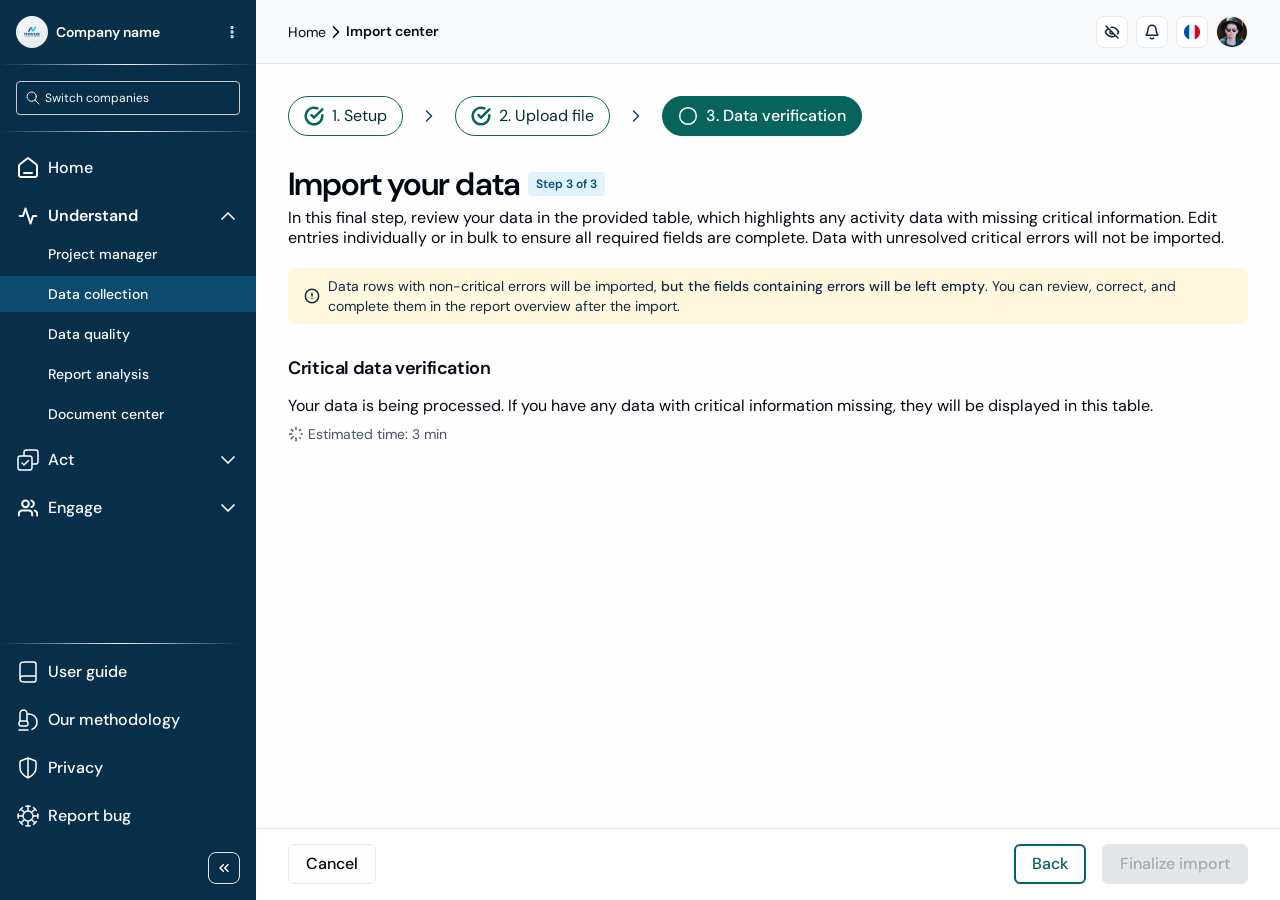
<file: step-3.html>
<!doctype html>
<html lang="en">
<head>
<meta charset="utf-8">
<meta name="viewport" content="width=device-width, initial-scale=1">
<title>Import center – Data verification</title>
<link rel="preconnect" href="https://fonts.googleapis.com">
<link rel="preconnect" href="https://fonts.gstatic.com" crossorigin>
<link href="https://fonts.googleapis.com/css2?family=DM+Sans:opsz,wght@9..40,400;9..40,500;9..40,600;9..40,700&display=swap" rel="stylesheet">
<link rel="stylesheet" href="shared.css?v=20">
<link rel="stylesheet" href="flow.css?v=20">
<style>
  :root { --tapio-green: #2d5c4f; --tapio-warning-fill: #fff7de; }

  .warn-banner {
    display: flex; align-items: center; gap: 8px; padding: 8px 16px;
    background: var(--tapio-warning-fill); border-radius: 8px; font-size: 14px; line-height: 20px;
  }
  .warn-banner b { font-weight: 500; }
  .task-intro .warn-banner { margin-top: 12px; }
  .task-intro .warn-banner p { font-size: 14px; line-height: 20px; color: var(--tapio-deep-indigo); }

  /* Status icons */
  .red-alert { position: relative; width: 16px; height: 16px; flex-shrink: 0; background: var(--tapio-red); border-radius: 16px; overflow: hidden; }
  .red-alert img { position: absolute; left: 7px; top: 2.285px; width: 2px; height: 9.515px; }
  .green-alert { width: 16px; height: 16px; flex-shrink: 0; border-radius: 16px; background: var(--tapio-green) url("assets/green-check.svg") center / 9.6px no-repeat; }
  .field-ok {
    width: 16px; height: 16px; flex-shrink: 0; border-radius: 16px; border: 1.5px solid var(--tapio-green); position: relative;
  }
  .field-ok::after {
    content: ""; position: absolute; inset: 0; background: var(--tapio-green);
    -webkit-mask: url("assets/green-check.svg") center / 8px no-repeat; mask: url("assets/green-check.svg") center / 8px no-repeat;
  }

  /* ---------- Verification panel ---------- */
  .status-line { display: flex; align-items: center; gap: 8px; font: var(--ts-body); color: var(--act-ink); }
  .status-line b { font-weight: 500; }
  #results { display: flex; flex-direction: column; gap: 16px; }
  .loading { display: flex; flex-direction: column; gap: 8px; font: var(--ts-body); color: #040811; }
  .loading small { display: flex; align-items: center; gap: 4px; font: var(--ts-label); color: #4b5563; }
  .loading small img { animation: spin 1.2s linear infinite; }
  @keyframes spin { to { transform: rotate(360deg); } }

  #tableArea { display: flex; flex-direction: column; }
  .tbl-filters .filter-btn span { max-width: 220px; overflow: hidden; text-overflow: ellipsis; }

  .v-scroll { overflow-x: auto; }
  .v-table { width: 100%; min-width: 1040px; border-collapse: collapse; table-layout: fixed; }
  .v-table th, .v-table td {
    height: 64px; padding: 0 12px; border-bottom: 1px solid var(--act-gray-200);
    font: var(--ts-body); white-space: nowrap; overflow: hidden; text-overflow: ellipsis; color: var(--act-ink);
  }
  .v-table th:last-child, .v-table td:last-child { border-right: 0; }
  /* Headers align with their cells: text columns left, control columns (select, status, action) centred */
  .v-table th, .v-table td { text-align: left; }
  .v-table th:nth-child(-n+2), .v-table td:nth-child(-n+2),
  .v-table th:last-child, .v-table td:last-child { text-align: center; }
  .v-table td { background: #fff; }
  .v-table tbody tr:last-child td { border-bottom: 0; }
  .v-table tbody tr:hover td { background: #f9fafb; }
  .v-table td.num { font: var(--ts-body-medium); }
  .v-table .ico { display: flex; justify-content: center; }
  .v-table .ico.start { justify-content: flex-start; }
  .v-table tr.selected td { background: #f0f9ff; border-bottom-color: var(--sky-100); }
  .v-table .checkbox { margin: 0 auto; }
  .v-table .eye-btn {
    width: 32px; height: 32px; padding: 8px; margin: 0 auto; display: flex; align-items: center; justify-content: center; border-radius: 8px;
  }
  .v-table .eye-btn .on { display: none; }
  .v-table .eye-btn:hover, .v-table .eye-btn.active { background: #f3f4f6; }
  .v-empty td { text-align: center; color: var(--tapio-charcoal-blue); }
  .page:disabled, .page-cta:disabled { opacity: .4; cursor: not-allowed; }

  /* Bulk selection bar */
  .select-bar {
    position: sticky; bottom: 72px; z-index: 30; display: flex; align-items: center; gap: 32px; padding: 15px 32px 16px;
    background: var(--tapio-alice-blue); border-top: 1px solid var(--tapio-frost-gray);
    box-shadow: 0 -1px 4px 0 rgba(0, 0, 0, 0.06), 0 -1px 0 0 rgba(0, 0, 0, 0.1);
  }
  .select-bar p { font-size: 14px; line-height: 20px; font-weight: 500; }
  .select-bar .link { font-size: 14px; line-height: 20px; font-weight: 500; color: var(--tapio-charcoal-blue); border-bottom: 1px solid var(--tapio-charcoal-blue); margin-top: 4px; }

  /* ---------- Edit overlays ---------- */
  dialog.drawer.edit { display: none; }
  dialog.drawer.edit[open] { display: flex; flex-direction: column; overflow: hidden; }
  .edit .drawer-head { position: static; flex-shrink: 0; }
  .edit-nav { display: flex; align-items: center; justify-content: space-between; }
  .pager { display: flex; }
  .pager button {
    width: 32px; height: 32px; padding: 8px; display: flex; align-items: center; justify-content: center;
    background: #fff; border: 1px solid var(--act-gray-200); box-shadow: var(--shadow-xs);
  }
  .pager button:hover:not(:disabled) { background: #f3f4f6; }
  .pager button:first-child { border-radius: 8px 0 0 8px; }
  .pager button:last-child { border-radius: 0 8px 8px 0; border-left: 0; }
  .pager button:disabled { opacity: .4; cursor: not-allowed; }
  .edit-body { flex: 1; overflow-y: auto; padding: 32px; display: flex; flex-direction: column; gap: 16px; background: var(--tapio-white); }
  .edit-body h3 { font: var(--ts-section-title); letter-spacing: var(--ls-section-title); color: var(--act-ink); }
  .fields { display: flex; flex-direction: column; gap: 16px; }
  .field label { display: flex; align-items: center; gap: 4px; margin-bottom: 4px; font: var(--ts-body-medium); line-height: normal; color: #4b5563; }
  .combo { position: relative; }
  .combo-box {
    display: flex; align-items: center; gap: 8px; padding: 0 8px; height: 40px;
    background: #fff; border: 1px solid var(--act-gray-200); border-radius: 8px; box-shadow: var(--shadow-xs);
  }
  .combo-box:focus-within { border-color: var(--tapio-midnight-blue); }
  .combo-box input {
    flex: 1; min-width: 0; border: 0; outline: 0; background: none; font: var(--ts-body); color: var(--act-ink);
  }
  .combo-box input::placeholder { color: #4b5563; opacity: 1; }
  .combo-box input[readonly] { cursor: pointer; }
  .combo-box button { display: flex; }
  .combo.open .combo-box button img { transform: rotate(180deg); }
  .drawer-foot {
    flex-shrink: 0; display: flex; justify-content: flex-end; gap: 16px; padding: 23px 32px 24px;
    background: #fff; border-top: 1px solid var(--act-gray-200);
  }

  /* Missing-data confirmation list */
  #missingModal ul { max-height: 50vh; overflow-y: auto; }
  #missingModal .modal-body li::before { background: var(--tapio-deep-indigo); }

  /* ---------- Import notification ---------- */
  .notice {
    position: fixed; top: 80px; right: 32px; z-index: 200; width: min(656px, calc(100vw - 32px));
    display: flex; align-items: center; gap: 24px; padding: 20px 16px;
    background: var(--tapio-white); border: 1px solid var(--tapio-frost-gray); border-radius: 8px;
    box-shadow: var(--shadow-md); animation: notice-in .25s ease-out;
  }
  @keyframes notice-in { from { transform: translateY(-8px); opacity: 0; } }
  .notice .msg { flex: 1; display: flex; align-items: center; gap: 8px; font-size: 16px; line-height: 24px; }
  .notice .msg img { width: 32px; height: 32px; border-radius: 32px; object-fit: cover; flex-shrink: 0; }
  .notice a { font-weight: 500; color: var(--tapio-deep-indigo); }
  .notice time { font-size: 16px; line-height: 24px; color: #4d5659; white-space: nowrap; }

  @media (max-width: 768px) {
    .warn-banner { align-items: flex-start; }
    .warn-banner > img { margin-top: 2px; }
    .status-line { align-items: flex-start; }
    .status-line > span:first-child { margin-top: 4px; }
    .edit-body { padding: 20px 16px; }
    .drawer-foot { padding: 16px; }
    .select-bar { padding: 12px 16px; gap: 16px; justify-content: space-between; }
    .notice { right: 16px; top: 72px; gap: 12px; }
  }
</style>
</head>
<body>
<div class="app">

  <div class="nav-scrim"></div>
  <aside class="nav">
    <div>
      <div class="nav-company">
        <div class="nav-company-id">
          <img src="assets/act-logo.png" alt="">
          <span>Company name</span>
        </div>
        <button class="nav-dots" aria-label="More options"><img class="icon-16" src="assets/act-dots.svg" alt=""></button>
      </div>
      <div class="sep"></div>
    </div>

    <div class="nav-search-wrap">
      <div class="nav-search">
        <img class="icon-16" src="assets/act-search.svg" alt="">
        <span>Switch companies</span>
      </div>
    </div>

    <div class="sep"></div>

    <div class="nav-body">
      <nav class="nav-ctas">
        <button class="nav-cta"><span class="lbl"><img class="icon-24" src="assets/home.svg" alt="">Home</span></button>

        <div>
          <button class="nav-cta open">
            <span class="lbl"><img class="icon-24 p2" src="assets/act-understand.svg" alt="">Understand</span>
            <img class="icon-24 chev" src="assets/act-chev-a.svg" alt="">
          </button>
          <div class="nav-sub">
            <a href="#">Project manager</a>
            <a href="#" class="active">Data collection</a>
            <a href="#">Data quality</a>
            <a href="#">Report analysis</a>
            <a href="#">Document center</a>
          </div>
        </div>

        <button class="nav-cta">
          <span class="lbl"><img class="icon-24" src="assets/act-act.svg" alt="">Act</span>
          <img class="icon-24" src="assets/act-chev-a.svg" alt="">
        </button>
        <button class="nav-cta">
          <span class="lbl"><img class="icon-24 p2" src="assets/act-engage.svg" alt="">Engage</span>
          <img class="icon-24" src="assets/act-chev-a.svg" alt="">
        </button>
      </nav>

      <div class="nav-bottom">
        <div class="nav-bottom-links">
          <div class="sep"></div>
          <button class="nav-cta"><span class="lbl"><img class="icon-24" src="assets/act-book.svg" alt="">User guide</span></button>
          <button class="nav-cta"><span class="lbl"><img class="icon-24" src="assets/act-microscope.svg" alt="">Our methodology</span></button>
          <button class="nav-cta"><span class="lbl"><img class="icon-24" src="assets/act-shield.svg" alt="">Privacy</span></button>
          <button class="nav-cta"><span class="lbl"><img class="icon-24" src="assets/act-virus.svg" alt="">Report bug</span></button>
        </div>
        <button class="nav-collapse" aria-label="Collapse navigation"><img class="icon-16" src="assets/act-collapse.svg" alt=""></button>
      </div>
    </div>
  </aside>

  <main class="main">
    <header class="topbar">
      <button class="icon-btn menu-btn" aria-label="Open navigation"><img class="icon-16" src="assets/chevron-left-double.svg" alt=""></button>
      <div class="crumbs">
        <span>Home</span>
        <img class="icon-20 chev" src="assets/act-crumb-chev.svg" alt="">
        <strong>Import center</strong>
      </div>
      <div class="top-actions">
        <button class="icon-btn" aria-label="Hide"><img class="icon-16" src="assets/act-eye-off.svg" alt=""></button>
        <button class="icon-btn" aria-label="Notifications"><img class="icon-16" src="assets/act-bell.svg" alt=""></button>
        <button class="icon-btn" aria-label="Language"><img class="icon-16" src="assets/act-flag-fr.svg" alt=""></button>
        <img class="avatar" src="assets/act-avatar.png" alt="User avatar">
      </div>
    </header>

    <div class="container">
      <nav class="flow-steps" aria-label="Import steps">
        <ol>
          <li class="flow-step done"><img class="icon-20" src="assets/step-check-teal.svg" alt="">1. Setup<span class="sr-only"> (completed)</span></li>
          <li class="flow-chev" aria-hidden="true"><img class="icon-20" src="assets/step-chevron.svg" alt=""></li>
          <li class="flow-step done"><img class="icon-20" src="assets/step-check-teal.svg" alt="">2. Upload file<span class="sr-only"> (completed)</span></li>
          <li class="flow-chev" aria-hidden="true"><img class="icon-20" src="assets/step-chevron.svg" alt=""></li>
          <li class="flow-step current" aria-current="step"><img class="icon-20" src="assets/step-circle-white.svg" alt="">3. Data verification</li>
        </ol>
      </nav>
      <header class="task-intro">
        <div class="ph-title"><h1>Import your data</h1><span class="ph-badge">Step 3 of 3</span></div>
        <p>In this final step, review your data in the provided table, which highlights any activity data with missing critical information. Edit entries individually or in bulk to ensure all required fields are complete. Data with unresolved critical errors will not be imported.</p>
        <div class="warn-banner">
          <img class="icon-16" src="assets/warning-circle.svg" alt="">
          <p>Data rows with non-critical errors will be imported,<b> but the fields containing errors will be left empty</b>. You can review, correct, and complete them in the report overview after the import.</p>
        </div>
      </header>

      <section class="sec" id="verifyPanel">
        <h2 class="sec-title">Critical data verification</h2>

        <div class="loading" id="loading">
          <p>Your data is being processed. If you have any data with critical information missing, they will be displayed in this table.</p>
          <small><img class="icon-16" src="assets/loading.svg" alt="">Estimated time: 3 min</small>
        </div>

        <div id="results" hidden>
          <div class="status-line" id="statusLine"></div>
          <div id="tableArea">
            <div class="tbl-toolbar"><div class="tbl-filters v-filters" id="filters"></div></div>
            <div class="tbl-box">
            <div class="v-scroll">
              <table class="v-table">
                <colgroup>
                  <col style="width:52px"><col style="width:84px"><col style="width:72px"><col style="width:124px"><col style="width:72px">
                  <col style="width:212px"><col style="width:150px"><col><col style="width:80px">
                </colgroup>
                <thead>
                  <tr>
                    <th><input type="checkbox" class="checkbox" id="selectPage" aria-label="Select all rows on this page"></th>
                    <th>Status</th><th>Row</th><th>Site</th><th>Year</th><th>Main step</th><th>Form section</th><th>Sub section</th><th>Action</th>
                  </tr>
                </thead>
                <tbody id="rows"></tbody>
              </table>
            </div>
            <div class="pagination" id="pagination"></div>
            </div>
          </div>
        </div>
      </section>

    </div>

    <div class="select-bar" id="selectBar" hidden>
      <div>
        <p id="selectCount">0 Activity datas selected</p>
        <button class="link" id="clearSelection">Clear selection</button>
      </div>
      <button class="cta" id="bulkEdit">Edit</button>
    </div>
    <footer class="footer">
      <button class="cta neutral" id="cancelBtn">Cancel</button>
      <div class="footer-right">
        <button class="cta" onclick="location.href='step-2.html'">Back</button>
        <button class="cta primary" id="completeBtn" disabled>Finalize import</button>
      </div>
    </footer>
  </main>
</div>

<!-- Single / multiple edit overlay -->
<dialog class="drawer edit" id="editDrawer" aria-labelledby="editTitle">
  <div class="drawer-head">
    <div class="edit-nav">
      <button class="drawer-back" data-close><img class="icon-16" src="assets/arrow-narrow-left.svg" alt="">Return to import finalization</button>
      <div class="pager" id="pager">
        <button id="prevRow" aria-label="Previous activity data"><img class="icon-16" src="assets/chevron-left-sm.svg" alt=""></button>
        <button id="nextRow" aria-label="Next activity data"><img class="icon-16" src="assets/chevron-right-sm.svg" alt=""></button>
      </div>
    </div>
    <h2 id="editTitle">Activity data name</h2>
    <p id="editDesc"></p>
  </div>
  <div class="edit-body">
    <h3>Critical data details</h3>
    <div class="fields" id="fields"></div>
  </div>
  <div class="drawer-foot">
    <button class="cta outline" id="resetEdit">Reset changes</button>
    <button class="cta primary" id="saveEdit">Save changes</button>
  </div>
</dialog>

<!-- Missing critical data confirmation -->
<dialog class="modal" id="missingModal" aria-labelledby="missingTitle">
  <div class="modal-inner">
    <div class="modal-head">
      <h2 id="missingTitle"></h2>
      <button class="modal-close" data-close aria-label="Close"><img src="assets/x-close.svg" alt=""></button>
    </div>
    <div class="modal-body">
      <p>Proceeding without correction will exclude them from the import.</p>
      <ul id="missingList"></ul>
    </div>
    <div class="modal-foot">
      <button class="cta" data-close>Cancel</button>
      <button class="cta primary" id="confirmComplete">Finalize import</button>
    </div>
  </div>
</dialog>

<!-- Leave flow modal -->
<dialog class="modal fixed" id="leaveModal" aria-labelledby="leaveTitle">
  <div class="modal-inner">
    <div class="modal-top">
      <div class="modal-head">
        <h2 id="leaveTitle">Leave import center ?</h2>
        <button class="modal-close" data-close aria-label="Close"><img src="assets/x-close.svg" alt=""></button>
      </div>
      <div class="modal-body danger">
        <p>Cancel your import? This action cannot be undone.</p>
        <ul><li>Any progress made so far will be lost and your data won’t be imported</li></ul>
      </div>
    </div>
    <div class="modal-foot">
      <button class="cta" data-close>Return</button>
      <button class="cta danger" id="confirmLeave">Leave import center</button>
    </div>
  </div>
</dialog>

<script>
  const $ = s => document.querySelector(s);
  const esc = s => String(s).replace(/[&<>"]/g, c => ({ "&": "&amp;", "<": "&lt;", ">": "&gt;", '"': "&quot;" }[c]));

  /* ---------- Reference data ---------- */
  const SITES = ["Site name", "Paris HQ", "Lyon plant", "Marseille office", "Lille warehouse", "Bordeaux store"];
  const YEARS = ["2020", "2021", "2022", "2023", "2024", "2025"];
  const STRUCTURE = {
    "Energy Consumption": {
      "Fuel-on-site": ["Without control on sources", "With control on sources"],
      "Cooling systems on site": ["Without control on sources", "With control on sources"],
      "Green electricity on site": ["Without control on sources", "With control on sources"]
    },
    "Mobility": { "Business travel": ["Air travel", "Train travel"], "Commuting": ["Car", "Public transport"] },
    "Logistics": { "Upstream freight": ["Road freight", "Sea freight"] },
    "Waste": { "Waste on site": ["Landfill", "Recycling"] }
  };
  const FIELDS = [
    { key: "site", label: "Site name", options: () => SITES, placeholder: "Type or select a site name" },
    { key: "year", label: "Year", options: () => YEARS, placeholder: "Type or select a year" },
    { key: "particularity", label: "Particularity", options: () => YEARS, placeholder: "Type or select a particularity" },
    { key: "step", label: "Main steps", options: () => Object.keys(STRUCTURE), placeholder: "Type or select a main step" },
    { key: "form", label: "Form section", options: v => v.step && STRUCTURE[v.step] ? Object.keys(STRUCTURE[v.step]) : [...new Set(Object.values(STRUCTURE).flatMap(Object.keys))], placeholder: "Type or select a form section" },
    { key: "sub", label: "Sub Section", options: v => {
        const forms = v.step && STRUCTURE[v.step] ? [STRUCTURE[v.step]] : Object.values(STRUCTURE);
        return [...new Set(forms.flatMap(f => v.form && f[v.form] ? f[v.form] : v.form ? [] : Object.values(f).flat()))];
      }, placeholder: "Select a sub section", selectOnly: true }
  ];
  const CRITICAL = ["site", "year", "step", "form", "sub"];

  /* ---------- Imported rows (mock) ---------- */
  const TOTAL = 240;
  const FAULTY = [3, 4, 8, 10, 6, 24, 38, 56, 87, 95, 102, 115, 121, 133, 148, 160, 172, 189, 201, 230];
  const scenario = new URLSearchParams(location.search).get("scenario");
  const makeRow = n => ({ n, site: SITES[n % SITES.length], year: YEARS[2 + (n % 4)], particularity: YEARS[2 + (n % 4)], step: "Energy Consumption", form: "Fuel-on-site", sub: "Without control on sources" });
  let ROWS = [];
  function buildRows() {
    const faulty = scenario === "clean" ? [] : FAULTY;
    const rows = Array.from({ length: TOTAL }, (_, i) => makeRow(i + 1));
    faulty.forEach(n => {
      const r = rows[n - 1];
      r.site = null;
      if (n === 95) Object.assign(r, { year: null, step: null, form: null, sub: null });
    });
    // Rows with missing critical data are listed first, in the order the import reported them.
    ROWS = faulty.map(n => rows[n - 1]).concat(rows.filter(r => !faulty.includes(r.n)));
  }
  const isMissing = r => CRITICAL.some(k => !r[k]);
  const missingRows = () => ROWS.filter(isMissing);

  /* ---------- Table state ---------- */
  const PAGE_SIZE = 10;
  const state = { page: 1, filters: {}, selected: new Set(), editing: null };
  const FILTERS = [
    { key: "status", label: "Status", values: () => ["Missing critical data", "Complete"] },
    { key: "year", label: "Year", values: () => YEARS },
    { key: "step", label: "Main Step", values: () => Object.keys(STRUCTURE) },
    { key: "form", label: "Form Section", values: () => [...new Set(Object.values(STRUCTURE).flatMap(Object.keys))] },
    { key: "sub", label: "Sub Section", values: () => [...new Set(Object.values(STRUCTURE).flatMap(f => Object.values(f).flat()))] }
  ];
  function visibleRows() {
    return ROWS.filter(r => FILTERS.every(f => {
      const v = state.filters[f.key];
      if (!v) return true;
      if (f.key === "status") return (v === "Complete") !== isMissing(r);
      return r[f.key] === v;
    }));
  }

  const missingIcon = '<span class="ico start"><img class="icon-16" src="assets/alert-circle.svg" alt="Missing"></span>';
  const cell = (v, cls = "") => v ? `<td class="${cls}">${esc(v)}</td>` : `<td>${missingIcon}</td>`;

  function renderStatus() {
    const missing = missingRows().length;
    $("#statusLine").innerHTML = missing
      ? `<span class="red-alert"><img src="assets/red-alert-mark.svg" alt=""></span><span><b>${missing}/${TOTAL}</b>&nbsp; Activity data(s) require their critical info to be filled in or these won’t be imported</span>`
      : `<span class="green-alert"></span><span><b>${TOTAL}/${TOTAL}</b>&nbsp; Activity data(s) will be imported without any critical values missing.</span>`;
  }

  function renderTable() {
    const rows = visibleRows();
    const pages = Math.max(1, Math.ceil(rows.length / PAGE_SIZE));
    state.page = Math.min(state.page, pages);
    const slice = rows.slice((state.page - 1) * PAGE_SIZE, state.page * PAGE_SIZE);
    $("#rows").innerHTML = slice.length ? slice.map(r => `
      <tr data-n="${r.n}" class="${state.selected.has(r.n) ? "selected" : ""}">
        <td><input type="checkbox" class="checkbox" ${state.selected.has(r.n) ? "checked" : ""} aria-label="Select row ${r.n}"></td>
        <td><span class="ico">${isMissing(r) ? '<span class="red-alert" role="img" aria-label="Missing critical data"><img src="assets/red-alert-mark.svg" alt=""></span>' : '<span class="green-alert" role="img" aria-label="Complete"></span>'}</span></td>
        <td class="num">#${r.n}</td>
        ${cell(r.site)}${cell(r.year)}${cell(r.step)}${cell(r.form)}${cell(r.sub)}
        <td><button class="eye-btn ${state.editing === r.n ? "active" : ""}" data-edit="${r.n}" aria-label="Edit row ${r.n}">
          <img class="icon-16 off" src="assets/eye-dark.svg" alt=""><img class="icon-16 on" src="assets/eye-light.svg" alt=""></button></td>
      </tr>`).join("") : `<tr class="v-empty"><td colspan="9">No activity data matches these filters.</td></tr>`;
    const pageNums = slice.map(r => r.n);
    const allOnPage = pageNums.length && pageNums.every(n => state.selected.has(n));
    $("#selectPage").checked = !!allOnPage;
    $("#selectPage").indeterminate = !allOnPage && pageNums.some(n => state.selected.has(n));
    renderPagination(pages);
    renderSelectBar();
  }

  function pageList(pages, cur) {
    if (pages <= 7) return Array.from({ length: pages }, (_, i) => i + 1);
    const set = new Set([1, 2, 3, pages - 2, pages - 1, pages, cur - 1, cur, cur + 1].filter(p => p >= 1 && p <= pages));
    const sorted = [...set].sort((a, b) => a - b), out = [];
    sorted.forEach((p, i) => { if (i && p - sorted[i - 1] > 1) out.push("…"); out.push(p); });
    return out;
  }
  function renderPagination(pages) {
    $("#pagination").innerHTML = `
      <button class="page-cta prev" data-page="${state.page - 1}" ${state.page === 1 ? "disabled" : ""} aria-label="Previous page"><img class="icon-16" src="assets/pg-arrow.svg" alt=""></button>
      <div class="pages">${pageList(pages, state.page).map(p => p === "…" ? '<span class="page">...</span>'
        : `<button class="page ${p === state.page ? "active" : ""}" data-page="${p}" ${p === state.page ? 'aria-current="page"' : ""}>${p}</button>`).join("")}</div>
      <button class="page-cta next" data-page="${state.page + 1}" ${state.page === pages ? "disabled" : ""} aria-label="Next page"><img class="icon-16" src="assets/pg-arrow.svg" alt=""></button>`;
  }
  $("#pagination").addEventListener("click", e => {
    const b = e.target.closest("[data-page]");
    if (!b || b.disabled) return;
    state.page = +b.dataset.page;
    renderTable();
  });

  /* ---------- Selection ---------- */
  function renderSelectBar() {
    const n = state.selected.size;
    $("#selectBar").hidden = !n;
    $("#selectCount").textContent = `${n} Activity data${n === 1 ? "" : "s"} selected`;
  }
  $("#rows").addEventListener("change", e => {
    if (!e.target.matches(".checkbox")) return;
    const n = +e.target.closest("tr").dataset.n;
    e.target.checked ? state.selected.add(n) : state.selected.delete(n);
    renderTable();
  });
  $("#selectPage").addEventListener("change", e => {
    $("#rows").querySelectorAll("tr[data-n]").forEach(tr => {
      const n = +tr.dataset.n;
      e.target.checked ? state.selected.add(n) : state.selected.delete(n);
    });
    renderTable();
  });
  $("#clearSelection").addEventListener("click", () => { state.selected.clear(); renderTable(); });

  /* ---------- Filters ---------- */
  let openFilter = null;
  $("#filters").innerHTML = FILTERS.map(f => `
    <div class="filter" data-key="${f.key}">
      <button class="filter-btn" aria-haspopup="listbox" aria-expanded="false"><span>${f.label}</span><img class="icon-20" src="assets/chevron-down.svg" alt=""></button>
    </div>`).join("");
  function closeFilter() {
    if (!openFilter) return;
    openFilter.classList.remove("open");
    openFilter.querySelector(".filter-btn").setAttribute("aria-expanded", "false");
    openFilter.querySelector(".select-menu")?.remove();
    openFilter = null;
  }
  $("#filters").addEventListener("click", e => {
    const f = e.target.closest(".filter");
    if (!f) return;
    const def = FILTERS.find(x => x.key === f.dataset.key);
    const opt = e.target.closest('[role="option"]');
    if (opt) {
      state.filters[def.key] = opt.dataset.value || null;
      const btn = f.querySelector(".filter-btn");
      btn.classList.toggle("set", !!state.filters[def.key]);
      btn.firstElementChild.textContent = state.filters[def.key] || def.label;
      closeFilter();
      state.page = 1;
      renderTable();
      return;
    }
    if (f === openFilter) return closeFilter();
    closeFilter();
    const menu = document.createElement("div");
    menu.className = "select-menu";
    menu.setAttribute("role", "listbox");
    menu.innerHTML = [`<div role="option" data-value="" aria-selected="${!state.filters[def.key]}">All</div>`]
      .concat(def.values().map(v => `<div role="option" data-value="${esc(v)}" aria-selected="${state.filters[def.key] === v}">${esc(v)}</div>`)).join("");
    f.appendChild(menu);
    f.classList.add("open");
    f.querySelector(".filter-btn").setAttribute("aria-expanded", "true");
    openFilter = f;
  });

  /* ---------- Edit overlay (single row or bulk) ---------- */
  const SINGLE_DESC = "Use this overlay to fill in the missing critical information for a single activity. Complete the required fields using dropdowns and text inputs to ensure the activity can be successfully imported.";
  const BULK_DESC = "Update missing critical information for multiple activity data entries at once. Choices made in dropdowns and text inputs will apply to all selected entries, overriding any existing values in the affected fields (e.g., updating the year will replace original values for all selected entries).";
  const edit = { mode: null, row: null, values: {} };
  const drawer = $("#editDrawer");

  function openEdit(mode, n) {
    edit.mode = mode;
    edit.row = n ?? null;
    const r = mode === "single" ? ROWS.find(x => x.n === n) : null;
    edit.values = Object.fromEntries(FIELDS.map(f => [f.key, r ? r[f.key] || "" : ""]));
    $("#editTitle").textContent = mode === "single" ? `Activity data #${n}` : "Edit multiple selection";
    $("#editDesc").textContent = mode === "single" ? SINGLE_DESC : BULK_DESC;
    $("#pager").hidden = mode !== "single";
    state.editing = mode === "single" ? n : null;
    renderFields();
    renderPager();
    renderTable();
    if (!drawer.open) drawer.showModal();
  }
  function renderPager() {
    if (edit.mode !== "single") return;
    const list = visibleRows(), i = list.findIndex(r => r.n === edit.row);
    $("#prevRow").disabled = i <= 0;
    $("#nextRow").disabled = i === -1 || i >= list.length - 1;
  }
  function stepRow(dir) {
    const list = visibleRows(), i = list.findIndex(r => r.n === edit.row);
    const next = list[i + dir];
    if (!next) return;
    state.page = Math.floor((i + dir) / PAGE_SIZE) + 1;
    openEdit("single", next.n);
  }
  $("#prevRow").addEventListener("click", () => stepRow(-1));
  $("#nextRow").addEventListener("click", () => stepRow(1));

  function statusIcon(f) {
    if (edit.mode !== "single" || f.key === "particularity" && !edit.values[f.key]) return "";
    return edit.values[f.key]
      ? '<span class="field-ok" role="img" aria-label="Filled"></span>'
      : '<img class="icon-16" src="assets/field-missing.svg" alt="Missing">';
  }
  function renderFields() {
    $("#fields").innerHTML = FIELDS.map(f => `
      <div class="field" data-key="${f.key}">
        <label for="f-${f.key}">${esc(f.label)} ${statusIcon(f)}</label>
        <div class="combo">
          <div class="combo-box">
            <input id="f-${f.key}" autocomplete="off" value="${esc(edit.values[f.key])}" placeholder="${esc(f.placeholder)}" ${f.selectOnly ? "readonly" : ""}
              role="combobox" aria-expanded="false" aria-autocomplete="list">
            <button type="button" tabindex="-1" aria-label="Show options"><img class="icon-20" src="assets/chevron-down-dark.svg" alt=""></button>
          </div>
        </div>
      </div>`).join("");
  }
  function refreshStatusIcons() {
    FIELDS.forEach(f => {
      const label = $(`.field[data-key="${f.key}"] label`);
      label.innerHTML = `${esc(f.label)} ${statusIcon(f)}`;
    });
  }

  let openCombo = null;
  function closeCombo() {
    if (!openCombo) return;
    openCombo.classList.remove("open");
    openCombo.querySelector("input").setAttribute("aria-expanded", "false");
    openCombo.querySelector(".select-menu")?.remove();
    openCombo = null;
  }
  function showCombo(combo, filterText) {
    if (openCombo && openCombo !== combo) closeCombo();
    const key = combo.closest(".field").dataset.key, f = FIELDS.find(x => x.key === key);
    const q = (filterText || "").toLowerCase();
    const opts = f.options(edit.values).filter(o => !q || o.toLowerCase().includes(q));
    let menu = combo.querySelector(".select-menu");
    if (!menu) {
      menu = document.createElement("div");
      menu.className = "select-menu";
      menu.setAttribute("role", "listbox");
      combo.appendChild(menu);
    }
    menu.innerHTML = opts.length
      ? opts.map(o => `<div role="option" data-value="${esc(o)}" aria-selected="${edit.values[key] === o}">${esc(o)}</div>`).join("")
      : `<div role="option" aria-disabled="true" style="cursor:default;color:var(--tapio-charcoal-blue)">${f.selectOnly ? "Select a form section first" : "Press Enter to use this value"}</div>`;
    const room = $(".edit-body").getBoundingClientRect().bottom - combo.getBoundingClientRect().bottom;
    menu.classList.toggle("up", room < 240);
    combo.classList.add("open");
    combo.querySelector("input").setAttribute("aria-expanded", "true");
    openCombo = combo;
  }
  function setValue(key, value) {
    edit.values[key] = value;
    // Keep the section hierarchy consistent when a parent value changes.
    if (key === "step" && edit.values.form && !FIELDS[4].options(edit.values).includes(edit.values.form)) edit.values.form = "";
    if ((key === "step" || key === "form") && edit.values.sub && !FIELDS[5].options(edit.values).includes(edit.values.sub)) edit.values.sub = "";
    FIELDS.forEach(f => { $(`#f-${f.key}`).value = edit.values[f.key]; });
    refreshStatusIcons();
  }
  $("#fields").addEventListener("click", e => {
    const combo = e.target.closest(".combo");
    if (!combo) return;
    const opt = e.target.closest('[role="option"][data-value]');
    if (opt) {
      setValue(combo.closest(".field").dataset.key, opt.dataset.value);
      closeCombo();
      return;
    }
    if (e.target.closest(".combo-box button") || e.target.matches("input[readonly]")) {
      openCombo === combo ? closeCombo() : showCombo(combo);
      combo.querySelector("input").focus();
    }
  });
  $("#fields").addEventListener("focusin", e => { if (e.target.matches("input:not([readonly])")) showCombo(e.target.closest(".combo"), ""); });
  $("#fields").addEventListener("input", e => {
    const key = e.target.closest(".field").dataset.key;
    edit.values[key] = e.target.value.trim();
    refreshStatusIcons();
    showCombo(e.target.closest(".combo"), e.target.value);
  });
  $("#fields").addEventListener("keydown", e => {
    if (e.key === "Enter") { e.preventDefault(); closeCombo(); }
    if (e.key === "Escape" && openCombo) { e.preventDefault(); e.stopPropagation(); closeCombo(); }
  });
  document.addEventListener("click", e => {
    if (openCombo && !openCombo.contains(e.target)) closeCombo();
    if (openFilter && !openFilter.contains(e.target)) closeFilter();
  });

  $("#resetEdit").addEventListener("click", () => openEdit(edit.mode, edit.row));
  $("#saveEdit").addEventListener("click", () => {
    const vals = Object.fromEntries(Object.entries(edit.values).map(([k, v]) => [k, v.trim() || null]));
    if (edit.mode === "single") {
      Object.assign(ROWS.find(r => r.n === edit.row), vals);
    } else {
      ROWS.filter(r => state.selected.has(r.n)).forEach(r => {
        Object.entries(vals).forEach(([k, v]) => { if (v) r[k] = v; });
      });
      state.selected.clear();
    }
    drawer.close();
    renderAll();
    toast("Changes saved");
  });
  $("#bulkEdit").addEventListener("click", () => openEdit("bulk"));
  $("#rows").addEventListener("click", e => {
    const b = e.target.closest("[data-edit]");
    if (b) openEdit("single", +b.dataset.edit);
  });
  // The row whose overlay is open keeps its eye button active; clear it once the overlay closes.
  new MutationObserver(() => {
    if (!drawer.open && state.editing !== null) { state.editing = null; closeCombo(); renderTable(); }
  }).observe(drawer, { attributes: true, attributeFilter: ["open"] });

  /* ---------- Completion ---------- */
  function renderAll() {
    renderStatus();
    // A file with no missing critical data needs no table (compact success state).
    $("#tableArea").hidden = scenario === "clean";
    renderTable();
  }
  function importFileName() {
    try { return sessionStorage.getItem("importFileName") || "File_name"; } catch (e) { return "File_name"; }
  }
  function completeImport() {
    $("#missingModal").close();
    $("#completeBtn").disabled = true;
    document.querySelector(".notice")?.remove();
    const time = new Date().toLocaleTimeString([], { hour: "numeric", minute: "2-digit" });
    document.body.insertAdjacentHTML("beforeend", `
      <div class="notice" role="status">
        <div class="msg"><img src="assets/avatar.png" alt=""><p>“${esc(importFileName())}” data has been imported. <a href="#">See import details.</a></p></div>
        <time>${esc(time)}</time>
      </div>`);
  }
  $("#completeBtn").addEventListener("click", () => {
    const missing = missingRows();
    if (!missing.length) return completeImport();
    $("#missingTitle").textContent = `${missing.length} Activity Data${missing.length === 1 ? " is" : "s are"} missing critical data`;
    $("#missingList").innerHTML = missing.map(r => `<li>Row ${r.n}</li>`).join("");
    $("#missingModal").showModal();
  });
  $("#confirmComplete").addEventListener("click", completeImport);
  $("#cancelBtn").addEventListener("click", () => $("#leaveModal").showModal());
  $("#confirmLeave").addEventListener("click", () => location.reload());

  /* ---------- Processing ---------- */
  buildRows();
  setTimeout(() => {
    $("#loading").hidden = true;
    $("#results").hidden = false;
    $("#completeBtn").disabled = false;
    renderAll();
  }, 2500);
</script>
<script src="shared.js?v=20"></script>
</body>
</html>
</file>
<file: shared.css>
:root {
  --tapio-dark-navy: #004761;
  --tapio-deep-teal: #1d6982;
  --tapio-midnight-blue: #1b5d75;
  --tapio-white: #fefefe;
  --tapio-pale-white: #f5f9fa;
  --tapio-blue-gray: #f8fafc;
  --tapio-powder-blue: #f6f9fb;
  --tapio-frost-gray: #e3e7e8;
  --tapio-ash-gray: #c7c9cc;
  --tapio-deep-indigo: #122b41;
  --tapio-charcoal-blue: #415567;
  --tapio-red: #99372e;
  --tapio-red-dark: #2d0704;
  --tapio-mint: #88d1bc;
  --tapio-mint-shadow: #cef2e9;
  --shadow-xs: 0 1px 2px 0 rgba(245, 249, 250, 0.05);
  --shadow-md: 0 12px 16px -4px rgba(18, 43, 65, 0.08), 0 4px 6px -2px rgba(18, 43, 65, 0.03);
  --text-disabled: #a5aaae;
  --tapio-glacier-blue: #edfaf6;
  --tapio-alice-blue: #f6f7f8;
  /* ACT redesign */
  --act-nav-bg: #082f49;
  --act-nav-active: #0c4a6e;
  --act-gray-50: #f9fafb;
  --act-gray-200: #e5e7eb;
  --act-ink: #030712;
  --act-title: #083344;
  --act-badge-bg: #e0f2fe;
  --act-teal: #07645c;
  --sky-100: #e0f2fe;
  --sky-950: #082f49;

  /* Text styles – mirror the Figma file's local text styles (DM Sans) */
  --font: "DM Sans", sans-serif;
  --ts-page-title: 600 32px/32px var(--font);         --ls-page-title: -0.96px;   /* Heading/Page Title */
  --ts-card-title: 600 24px/24px var(--font);         --ls-card-title: -0.48px;   /* Heading/Card Title */
  --ts-section-title: 600 18px/24px var(--font);      --ls-section-title: -0.36px; /* Heading/Section Title */
  --ts-column-header: 500 14px/normal var(--font);    /* Heading/Column header */
  --ts-label: 400 14px/normal var(--font);            /* Heading/Label */
  --ts-body: 400 16px/1.26 var(--font);               /* Body/Default, Body/Placeholder */
  --ts-body-medium: 500 16px/1.26 var(--font);        /* Body/Medium */
  --ts-body-strong: 600 16px/1.26 var(--font);        /* Body/Strong */
  --ts-body-sm-bold: 600 14px/1.26 var(--font);       /* Body/small Bold */
  --ts-upper-nav: 400 14px/20px var(--font);          /* Display/Upper Navigation */
}

* { box-sizing: border-box; margin: 0; padding: 0; }
html, body { height: 100%; }
html { scroll-padding-bottom: 112px; }
body {
  font-family: var(--font);
  background: var(--tapio-white);
  color: var(--tapio-deep-indigo);
  -webkit-font-smoothing: antialiased;
}
button { font: inherit; color: inherit; background: none; border: 0; cursor: pointer; }
input, select, textarea { font-family: inherit; }
img { display: block; }
[hidden] { display: none !important; }
.sr-only { position: absolute; width: 1px; height: 1px; overflow: hidden; clip: rect(0 0 0 0); white-space: nowrap; }
.icon-16 { width: 16px; height: 16px; flex-shrink: 0; }
.icon-20 { width: 20px; height: 20px; flex-shrink: 0; }
.icon-24 { width: 24px; height: 24px; flex-shrink: 0; }
.icon-24.p2 { padding: 2px; }

.app { display: flex; width: 100%; min-height: 100vh; }

/* ---------- Side navigation ---------- */
.nav {
  width: 256px; flex-shrink: 0;
  position: sticky; top: 0; height: 100vh; height: 100dvh; overflow: hidden; z-index: 50;
  background: var(--act-nav-bg);
  display: flex; flex-direction: column; gap: 16px;
  font-family: "DM Sans", sans-serif; color: var(--tapio-white);
}
.nav-company { display: flex; align-items: flex-start; justify-content: space-between; padding: 16px; }
.nav-company-id { display: flex; align-items: center; gap: 8px; flex: 1; min-width: 0; }
.nav-company-id img { width: 32px; height: 32px; border-radius: 16px; object-fit: cover; }
.nav-company-id span { font-size: 14px; line-height: 20px; font-weight: 600; white-space: nowrap; }
.nav-dots { height: 32px; display: flex; align-items: center; justify-content: center; border-radius: 8px; }
.sep {
  height: 1px; width: 100%; flex-shrink: 0;
  background: linear-gradient(90deg, rgba(243,244,246,0) 0%, rgba(243,244,246,1) 50%, rgba(243,244,246,0) 100%);
}
.nav-search-wrap { padding: 0 16px; }
.nav-search {
  display: flex; align-items: center; gap: 4px; padding: 8px;
  border: 1px solid var(--tapio-ash-gray); border-radius: 4px;
  background: var(--act-nav-bg); box-shadow: var(--shadow-xs);
  font-size: 12px; line-height: 16px; color: var(--tapio-blue-gray);
}
.nav-body { flex: 1; display: flex; flex-direction: column; justify-content: space-between; min-height: 0; }
.nav-ctas {
  flex: 1 1 auto; min-height: 0; overflow-y: auto;
  display: flex; flex-direction: column; gap: 8px;
  scrollbar-width: thin; scrollbar-color: rgba(254, 254, 254, 0.3) transparent;
}
.nav-bottom { flex-shrink: 0; padding-top: 16px; }
.nav-cta {
  display: flex; align-items: center; justify-content: space-between;
  padding: 8px 16px; width: 100%;
  font-size: 16px; line-height: 24px; font-weight: 500; color: var(--tapio-white);
}
.nav-cta .lbl { display: flex; align-items: flex-start; gap: 8px; white-space: nowrap; }
.nav-cta.open .lbl { font-weight: 600; }
.nav-cta.open .chev { transform: rotate(180deg); }
.nav-sub { display: flex; flex-direction: column; gap: 4px; }
.nav-sub a {
  display: block; padding: 8px 8px 8px 48px;
  font-size: 14px; line-height: 20px; font-weight: 500;
  color: var(--tapio-white); text-decoration: none; white-space: nowrap;
}
.nav-sub a.active { background: var(--act-nav-active); }
.nav-cta:hover, .nav-sub a:hover:not(.active) { background: rgba(12, 74, 110, 0.5); }
.nav-bottom { display: flex; flex-direction: column; align-items: flex-end; gap: 16px; padding: 0 16px 16px 0; }
.nav-bottom-links { display: flex; flex-direction: column; gap: 8px; width: 100%; }
.nav-bottom-links .nav-cta { width: 208px; justify-content: flex-start; }
.nav-collapse {
  width: 32px; height: 32px; padding: 8px; border-radius: 8px;
  border: 1px solid var(--tapio-frost-gray);
  display: flex; align-items: center; justify-content: center;
}

/* ---------- Main ---------- */
.main { flex: 1 1 auto; min-width: 0; display: flex; flex-direction: column; }

.topbar {
  height: 64px;
  display: flex; align-items: center; gap: 12px;
  padding: 8px 32px;
  background: var(--act-gray-50);
  border-bottom: 1px solid var(--act-gray-200);
}
.crumbs { display: flex; align-items: center; min-width: 0; margin-right: auto; font: var(--ts-upper-nav); white-space: nowrap; color: var(--act-ink); }
.crumbs strong { overflow: hidden; text-overflow: ellipsis; }
.crumbs .chev { transform: rotate(-90deg); }
.crumbs strong { font: var(--ts-body-sm-bold); }
.top-actions { display: flex; align-items: center; gap: 8px; }
.icon-btn {
  width: 32px; height: 32px; padding: 8px;
  display: flex; align-items: center; justify-content: center;
  background: var(--tapio-white); border: 1px solid var(--act-gray-200);
  border-radius: 8px; box-shadow: var(--shadow-xs);
}
.avatar { width: 32px; height: 32px; border-radius: 32px; border: 1px solid var(--act-gray-200); object-fit: cover; }

/* ---------- Buttons ---------- */
.cta {
  display: inline-flex; align-items: center; justify-content: center; gap: 4px;
  padding: 6px 16px; border: 2px solid var(--act-teal); border-radius: 6px;
  background: var(--tapio-white); box-shadow: 0 1px 4px -1px var(--tapio-mint-shadow);
  font: var(--ts-body-medium); line-height: 24px; color: var(--act-teal); white-space: nowrap;
  transition: background .15s, border-color .15s, color .15s;
}
.cta:hover:not(:disabled) { background: #f0faf7; }
.cta.primary { background: var(--act-teal); border-color: var(--act-teal); color: var(--tapio-white); }
.cta.primary:hover:not(:disabled) { background: #05524b; border-color: #05524b; }
.cta:focus-visible { outline: 2px solid var(--act-teal); outline-offset: 2px; }
/* ---------- Sticky action bar: full width of the main area, pinned to the viewport bottom ---------- */
.main > .container { flex: 1 0 auto; }
.footer {
  position: sticky; bottom: 0; z-index: 20;
  display: flex; align-items: center; justify-content: space-between; gap: 16px;
  padding: 15px 32px 16px; background: #fff;
  border-top: 1px solid var(--act-gray-200); box-shadow: 0 -2px 6px -2px rgba(18, 43, 65, 0.06);
}
.footer-right { display: flex; gap: 16px; }
.cta.neutral { border: 1px solid var(--act-gray-200); padding: 7px 17px; color: var(--act-ink); box-shadow: var(--shadow-xs); }
.cta.neutral:hover:not(:disabled) { background: var(--act-gray-50); }

/* ---------- Checkbox ---------- */
.checkbox {
  appearance: none; -webkit-appearance: none; display: block; margin: 0 auto;
  width: 16px; height: 16px; border: 1px solid var(--tapio-midnight-blue); border-radius: 4px;
  background: var(--tapio-white); cursor: pointer;
}
.checkbox:checked { background: var(--tapio-mint) url("assets/check.svg") center / 11px no-repeat; }
.checkbox:focus-visible { outline: 2px solid var(--tapio-midnight-blue); outline-offset: 2px; }

/* ---------- Pagination ---------- */
.pagination { display: flex; align-items: center; justify-content: space-between; gap: 8px; padding: 16px; background: #fff; min-height: 64px; }
/* Prev / next: arrow-only buttons (Figma "Table/PreviousPageCTA" / "Table/NextPageCTA") */
.page-cta {
  display: flex; align-items: center; justify-content: center; padding: 7px 15px 7px 11px;
  background: #fff; border: 1px solid var(--act-gray-200); border-radius: 4px; box-shadow: var(--shadow-xs);
}
.page-cta.next { padding: 7px 11px 7px 15px; }
.page-cta.prev img { transform: rotate(180deg); }
.page-cta:hover:not(:disabled) { background: #f9fafb; }
.pages { display: flex; gap: 2px; }
.page {
  width: 32px; height: 32px; border-radius: 8px;
  display: flex; align-items: center; justify-content: center;
  font: var(--ts-label); color: var(--tapio-charcoal-blue);
}
button.page:hover { background: #f3f4f6; }
.page.active { background: var(--act-gray-200); color: var(--act-ink); box-shadow: var(--shadow-xs); }

/* ---------- Dropdown menu ---------- */
.select-menu {
  position: absolute; top: calc(100% + 4px); left: 0; right: 0; z-index: 30;
  display: flex; flex-direction: column; gap: 4px; padding: 8px; max-height: 296px; overflow-y: auto;
  background: var(--tapio-white); border: 1px solid var(--tapio-frost-gray); border-radius: 8px;
  box-shadow: var(--shadow-md);
}
.select-menu.up { top: auto; bottom: calc(100% + 4px); }
.select-menu [role="option"] {
  padding: 7px; border: 1px solid transparent; border-radius: 6px; cursor: pointer;
  font: var(--ts-body); color: var(--act-ink);
}
.select-menu [role="option"]:hover, .select-menu [role="option"].active { background: #f3f4f6; border-color: #f3f4f6; }
/* Selected option – Figma "Input field / State=Selected, Type=Dropdown" (sky/100 fill + border) */
.select-menu [role="option"][aria-selected="true"] { background: var(--sky-100); border-color: var(--sky-100); font: var(--ts-body-medium); color: var(--sky-950); }

/* ---------- Tooltip ---------- */
.tip-trigger { display: inline-flex; border-radius: 50%; }
.tip-trigger:focus-visible { outline: 2px solid var(--tapio-midnight-blue); outline-offset: 1px; }
.tip {
  position: fixed; z-index: 100; width: min(320px, calc(100vw - 16px)); pointer-events: none;
  filter: drop-shadow(0 1px 1.5px rgba(18, 43, 65, 0.1)) drop-shadow(0 1px 1px rgba(18, 43, 65, 0.06));
  opacity: 0; transform: translateY(4px); transition: opacity .12s, transform .12s;
}
.tip.show { opacity: 1; transform: none; }
.tip-body {
  padding: 12px; border-radius: 8px; background: var(--tapio-dark-navy);
  font-size: 12px; line-height: 16px; font-weight: 500; color: var(--tapio-white);
}
.tip-arrow { position: absolute; top: calc(100% - 3px); width: 16px; height: 8.5px; }

.cta:disabled { background: var(--tapio-frost-gray); border-color: var(--tapio-frost-gray); color: var(--text-disabled); box-shadow: none; cursor: not-allowed; }
.cta.danger { color: var(--tapio-red); border-color: var(--tapio-red); box-shadow: none; }
.cta.danger:hover:not(:disabled) { background: #fbf1f0; }

/* ---------- Modals ---------- */
dialog.modal {
  width: 800px; max-width: calc(100vw - 32px); max-height: calc(100dvh - 32px); margin: auto; padding: 0;
  border: 1px solid var(--act-gray-200); border-radius: 16px; overflow-x: hidden; overflow-y: auto;
  background: #fff; color: var(--act-ink);
  box-shadow: 0 1px 3px 0 rgba(18, 43, 65, 0.1), 0 1px 2px 0 rgba(18, 43, 65, 0.06);
}
dialog.modal::backdrop { background: rgba(18, 43, 65, 0.4); }
.modal-inner { display: flex; flex-direction: column; gap: 32px; }
.modal.fixed .modal-inner { min-height: 398px; justify-content: space-between; }
.modal-head {
  display: flex; align-items: center; justify-content: space-between;
  gap: 16px; padding: 32px 32px 0; background: #fff;
}
.modal-head h2 { font: var(--ts-card-title); letter-spacing: var(--ls-card-title); color: var(--act-ink); }
.modal-close { width: 32px; height: 32px; flex-shrink: 0; display: flex; align-items: center; justify-content: center; border-radius: 8px; }
.modal-close:hover { background: #f3f4f6; }
.modal-close img { width: 24px; height: 24px; }
.modal-body { padding: 0 32px; display: flex; flex-direction: column; gap: 24px; }
.modal-body > p {
  font: var(--ts-body); color: #4b5563;
}
.modal-body ul { list-style: none; display: flex; flex-direction: column; gap: 12px; }
.modal-body li { display: flex; align-items: center; gap: 8px; font: var(--ts-body); }
.modal-body li::before { content: ""; width: 8px; height: 8px; border-radius: 16px; background: var(--act-ink); flex-shrink: 0; }
.modal-body.danger li::before { background: var(--tapio-red); }
.modal-foot { display: flex; flex-wrap: wrap; justify-content: flex-end; gap: 16px; padding: 23px 32px 24px; border-top: 1px solid var(--act-gray-200); }
.modal-top { display: flex; flex-direction: column; gap: 32px; }

/* ---------- Toast ---------- */
.toast {
  position: fixed; left: 50%; bottom: 112px; z-index: 300; transform: translate(-50%, 8px);
  max-width: calc(100vw - 32px); padding: 8px 16px; border-radius: 100px; background: var(--act-ink);
  font: var(--ts-body-medium); color: var(--tapio-white); white-space: nowrap;
  opacity: 0; pointer-events: none; transition: opacity .2s, transform .2s;
}
.toast.show { opacity: 1; transform: translate(-50%, 0); }

/* ---------- Navigation toggle ---------- */
.menu-btn { display: none; background: var(--act-nav-bg); border-color: var(--act-nav-bg); }
.menu-btn img { transform: rotate(180deg); }
.nav-scrim { display: none; }
.app.nav-collapsed .nav { display: none; }
.app.nav-collapsed .menu-btn { display: flex; }

/* ---------- Responsive ---------- */
@media (max-width: 768px) {
  .modal-head { padding: 20px 20px 0; }
  .modal-head h2 { font-size: 20px; line-height: 24px; }
  .modal-body { padding: 0 20px; }
  .modal-foot { padding: 16px 20px; }
  .modal-inner { gap: 24px; }
  .modal.fixed .modal-inner { min-height: 0; }
  .modal-body li { align-items: flex-start; }
  .modal-body li::before { margin-top: 8px; }
}
@media (max-width: 1024px) {
  .menu-btn { display: flex; }
  .nav {
    position: fixed; left: 0; top: 0; bottom: 0; height: auto;
    transform: translateX(-100%); transition: transform .2s ease;
  }
  .app.nav-collapsed .nav { display: flex; }
  .app.nav-open .nav { transform: none; box-shadow: 0 12px 16px -4px rgba(18, 43, 65, 0.2); }
  .app.nav-open .nav-scrim { display: block; position: fixed; inset: 0; z-index: 40; background: rgba(18, 43, 65, 0.4); }
}
@media (max-width: 640px) {
  .footer { display: grid; grid-template-columns: 1fr 1fr; gap: 8px; padding: 12px 16px 16px; }
  .footer-right { display: contents; }
  .footer .cta { width: 100%; }
  .footer .cta.primary { grid-column: 1 / -1; order: -1; }
  .modal-foot .cta { flex: 1 1 100%; }
  .pagination { padding: 16px 12px; }
  .pages .page:nth-child(3), .pages .page:nth-child(5), .pages .page:nth-child(6) { display: none; }
  .topbar { padding: 8px 16px; gap: 8px; }
  .toast { bottom: 140px; white-space: normal; text-align: center; border-radius: 20px; }
  .top-actions { gap: 4px; }
  .crumbs > span, .crumbs > .chev { display: none; }
}
</file>
<file: flow.css>
/* Components shared by the import flow pages (steps 1–3). */
.container { padding: 32px; display: flex; flex-direction: column; gap: 32px; }
.sections { display: flex; flex-direction: column; gap: 32px; }

/* ---------- Step pills (stepper) ---------- */
.flow-steps ol { display: flex; flex-wrap: wrap; align-items: center; gap: 16px; list-style: none; }
.flow-step {
  display: flex; align-items: center; gap: 8px; padding: 9px 15px; white-space: nowrap; text-decoration: none;
  background: var(--tapio-white); border: 1px solid var(--act-gray-200); border-radius: 100px;
  font: var(--ts-body); color: var(--act-ink);
}
.flow-step.done { border-color: var(--act-teal); color: #042f2e; }
a.flow-step.done:hover { background: #f0faf7; }
a.flow-step:focus-visible { outline: 2px solid var(--act-teal); outline-offset: 2px; }
.flow-step.current { background: var(--act-teal); border-color: var(--act-teal); color: var(--tapio-white); font: var(--ts-body-medium); }
.flow-chev { display: flex; }

/* ---------- Task introduction ---------- */
.task-intro { display: flex; flex-direction: column; gap: 4px; }
/* Page header (ACT pattern): title + badge, description below */
.task-intro { gap: 8px; }
.ph-title { display: flex; flex-wrap: wrap; align-items: center; gap: 8px; }
.task-intro h1 { font: var(--ts-page-title); letter-spacing: var(--ls-page-title); color: var(--act-ink); }
.ph-badge {
  padding: 2px 6px; border: 2px solid var(--act-badge-bg); border-radius: 4px; background: var(--act-badge-bg);
  font-size: 12px; line-height: 16px; font-weight: 600; color: var(--act-nav-active); white-space: nowrap;
}
.task-intro p { font: var(--ts-body); color: #040811; }
.task-intro p b { font-weight: 500; color: var(--tapio-deep-indigo); }

/* ---------- Panels ---------- */
.panel {
  background: var(--tapio-white); border: 1px solid var(--tapio-frost-gray); border-radius: 8px;
  overflow: hidden; box-shadow: var(--shadow-xs);
}
.panel-title {
  padding: 16px 16px 15px; background: var(--tapio-alice-blue);
  border-bottom: 1px solid var(--tapio-frost-gray);
  font: var(--ts-section-title); letter-spacing: var(--ls-section-title);
}
.panel-body { padding: 24px 16px 32px; display: flex; flex-direction: column; gap: 24px; }
.block { display: flex; flex-direction: column; gap: 24px; }
.section-title {
  padding-bottom: 15px; border-bottom: 1px solid var(--tapio-frost-gray);
  font: var(--ts-section-title); letter-spacing: var(--ls-section-title);
}

/* ---------- Sections (no box): numbered Section Title + content ---------- */
.sec { display: flex; flex-direction: column; gap: 16px; }
.sec-title { display: flex; align-items: center; gap: 4px; font: var(--ts-section-title); letter-spacing: var(--ls-section-title); color: var(--act-ink); }
.sec-title .tip-trigger { letter-spacing: 0; }

/* ---------- Table toolbar: search left, filters + view toggles right ---------- */
.tbl-toolbar { display: flex; flex-wrap: wrap; align-items: center; justify-content: space-between; gap: 12px 16px; padding: 8px 0; }
.tbl-search {
  flex: 0 1 280px; min-width: 0; display: flex; align-items: center; gap: 4px; padding: 8px;
  background: #fff; border: 1px solid var(--act-gray-200); border-radius: 6px; font: var(--ts-body);
}
.tbl-search input { flex: 1; min-width: 0; border: 0; outline: 0; background: none; font: inherit; color: var(--act-ink); }
.tbl-search input::placeholder { color: #4b5563; opacity: 1; }
.tbl-search:focus-within { border-color: var(--tapio-midnight-blue); }
.tbl-tools { display: flex; flex-wrap: wrap; align-items: center; justify-content: flex-end; gap: 12px 16px; }
.tbl-filters { display: flex; flex-wrap: wrap; gap: 12px; }
.tbl-filters .filter { position: relative; }
.tbl-filters .filter-btn {
  display: flex; align-items: center; gap: 4px; padding: 7px 8px; white-space: nowrap;
  background: #fff; border: 1px solid var(--act-gray-200); border-radius: 6px; box-shadow: none;
  font: var(--ts-body); color: #4b5563;
}
.tbl-filters .filter-btn:hover { background: #f9fafb; }
.tbl-filters .filter-btn.set { color: var(--act-ink); border-color: var(--tapio-midnight-blue); }
.tbl-filters .filter-btn img { width: 16px; height: 16px; }
.tbl-filters .filter.open .filter-btn img { transform: rotate(180deg); }
.tbl-filters .select-menu { left: auto; min-width: 100%; width: max-content; }
.view-toggle { display: flex; border-radius: 8px; overflow: hidden; }
.view-toggle button {
  width: 32px; height: 32px; padding: 7px; display: flex; align-items: center; justify-content: center;
  background: var(--tapio-white); border: 1px solid var(--tapio-frost-gray); box-shadow: var(--shadow-xs);
}
.view-toggle button:first-child { border-right: 0; border-radius: 8px 0 0 8px; }
.view-toggle button:last-child { border-radius: 0 8px 8px 0; }
.view-toggle button:hover { background: #f3f4f6; }

/* ---------- Table box: bordered container holding table + pagination ---------- */
.tbl-box { border: 1px solid var(--act-gray-200); border-radius: 8px; overflow: hidden; background: #fff; }
.tbl-box .pagination { border-top: 1px solid var(--act-gray-200); }

/* ---------- Data tables (ACT pattern) ---------- */
.t-table th, .t-table td, .v-table th, .v-table td { border-right: 0 !important; }
.t-table thead th, .v-table thead th {
  height: 64px; background: var(--act-gray-50) !important; border-bottom-color: var(--act-gray-200) !important;
  font: var(--ts-column-header); color: #374151;
}

/* ---------- Overlays (side drawers) – Figma "Step 1 External Overlay" ---------- */
dialog.drawer {
  margin: 0 0 0 auto; padding: 0; width: 800px; max-width: 100vw; height: 100dvh; max-height: 100dvh;
  border: 1px solid var(--act-gray-200); background: #fff; color: var(--act-ink);
  box-shadow: 0 1px 3px 0 rgba(18, 43, 65, 0.1), 0 1px 2px 0 rgba(18, 43, 65, 0.06);
  overflow-y: auto;
}
dialog.drawer[open] { animation: drawer-in .22s ease-out; }
dialog.drawer::backdrop { background: rgba(18, 43, 65, 0.4); }
@keyframes drawer-in { from { transform: translateX(40px); opacity: 0; } }
.drawer-head {
  position: sticky; top: 0; z-index: 2;
  display: flex; flex-direction: column; gap: 8px; padding: 32px 32px 16px; background: #fff;
}
.drawer-title { display: flex; align-items: center; justify-content: space-between; gap: 16px; }
.drawer-head h2 { font: var(--ts-card-title); letter-spacing: var(--ls-card-title); color: var(--act-ink); }
.drawer-head p { font: var(--ts-body); color: #4b5563; }
.drawer-close { width: 32px; height: 32px; flex-shrink: 0; display: flex; align-items: center; justify-content: center; border-radius: 8px; }
.drawer-close:hover { background: #f3f4f6; }
.drawer-close img { width: 24px; height: 24px; }
.drawer-back { display: inline-flex; align-items: center; gap: 4px; align-self: flex-start; font: var(--ts-body-medium); font-size: 14px; color: #4b5563; }
.drawer-back:hover { color: var(--act-ink); }
.drawer-body { padding: 32px; display: flex; flex-direction: column; gap: 32px; background: var(--tapio-white); }
.drawer-section { display: flex; flex-direction: column; gap: 16px; }
.drawer-section > h3 { display: flex; align-items: center; gap: 4px; font: var(--ts-section-title); letter-spacing: var(--ls-section-title); color: var(--act-ink); }

/* Collapsible section title: chevron points up while open */
.collapse-btn { display: inline-flex; align-items: center; gap: 4px; font: inherit; letter-spacing: inherit; color: inherit; }
.collapse-btn img { transform: rotate(180deg); transition: transform .15s; }
.drawer-section.collapsed .collapse-btn img { transform: none; }
.drawer-section.collapsed .info-body { display: none; }
.info-body { display: flex; flex-direction: column; gap: 24px; }
.info-sub { display: flex; flex-direction: column; gap: 16px; padding-bottom: 24px; }
.info-sub + .info-sub { border-top: 0; }
.info-sub:not(:last-child) { border-bottom: 1px solid var(--tapio-frost-gray); }
.info-sub h4 { font: var(--ts-body-sm-bold); color: #4b5563; }
.info-items { display: flex; flex-wrap: wrap; gap: 16px 48px; }
.info-items > div { display: flex; flex-direction: column; gap: 4px; }
.info-items dt { display: flex; align-items: center; gap: 4px; font: var(--ts-body-medium); line-height: normal; color: #4b5563; }
.info-items dd { font: var(--ts-body-medium); color: #040811; }
.info-sub p { font: var(--ts-body); color: #040811; }

/* Report architecture table */
.arch { overflow-x: auto; border: 1px solid var(--act-gray-200); border-radius: 8px; background: #fff; }
.arch-row { display: grid; grid-template-columns: minmax(280px, 1fr) 96px 88px 104px; min-width: 568px; border-bottom: 1px solid var(--act-gray-200); }
#archRows .arch-row:last-child { border-bottom: 0; }
.arch-row > div { height: 64px; display: flex; align-items: center; justify-content: center; padding: 0 8px; }
.arch-row > div:first-child { justify-content: flex-start; gap: 8px; padding: 0 16px; white-space: nowrap; }
.arch-head { background: var(--act-gray-50); }
.arch-head > div { height: 68px; white-space: nowrap; font: var(--ts-column-header); color: #374151; gap: 4px; }
.arch-row.open-sub { background: #f3f4f6; }
.arch-toggle { width: 16px; height: 16px; flex-shrink: 0; display: flex; }
.arch-toggle img { transform: rotate(-90deg); transition: transform .15s; }
.arch-row.expanded .arch-toggle img { transform: none; }
.arch-toggle.static { cursor: default; }
.arch-dot { width: 8px; height: 8px; border-radius: 16px; flex-shrink: 0; }
.arch-dot.lg { width: 16px; height: 16px; }
.lvl-0 .arch-name { font: var(--ts-body-strong); color: #040811; }
.lvl-1 > div:first-child { padding-left: 40px; }
.lvl-1 .arch-name { font: var(--ts-body); color: #040811; }
.lvl-2 > div:first-child { padding-left: 64px; }
.lvl-2 .arch-name { font: var(--ts-body); color: #040811; }
.dis-check { width: 20px; height: 20px; border-radius: 6px; background: var(--act-gray-200) center / 14px no-repeat; border: 1px solid var(--act-gray-200); }
.dis-check.on { background-image: url("assets/ov-check.svg"); }

@media (max-width: 768px) {
  .container { padding: 16px 16px 24px; gap: 24px; }
  .sections { gap: 24px; }
  .flow-steps ol { gap: 8px; }
  .flow-step { padding: 6px 11px; font-size: 14px; }
  .flow-chev img { width: 16px; height: 16px; }
  .tbl-search { flex: 1 1 100%; }
  .tbl-tools { justify-content: flex-start; }
  .tbl-filters { gap: 8px; }
  .task-intro h1 { font-size: 24px; line-height: 28px; letter-spacing: -0.72px; }
  .drawer-head { padding: 20px 20px 12px; }
  .drawer-head h2 { font-size: 20px; line-height: 24px; }
  .drawer-body { padding: 20px 16px; gap: 24px; }
  .info-items { gap: 16px 32px; }
}
</file>
